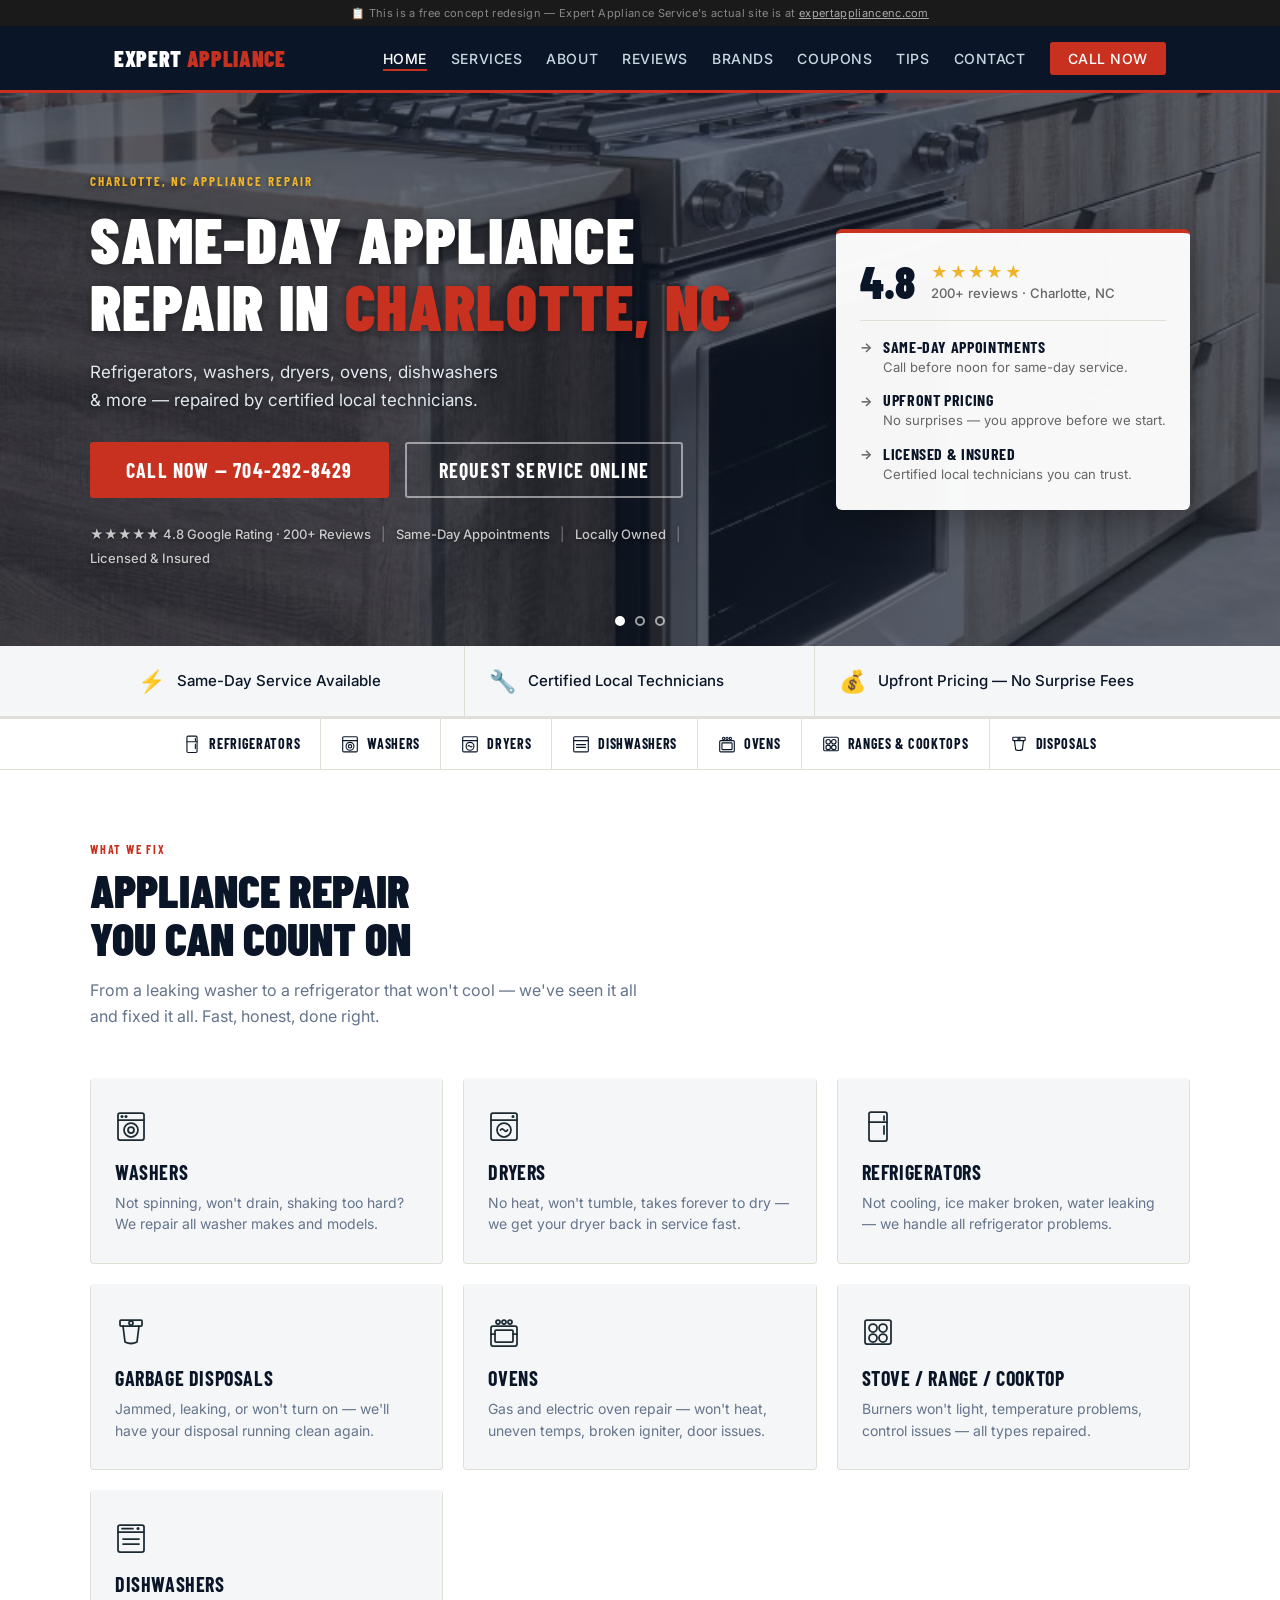
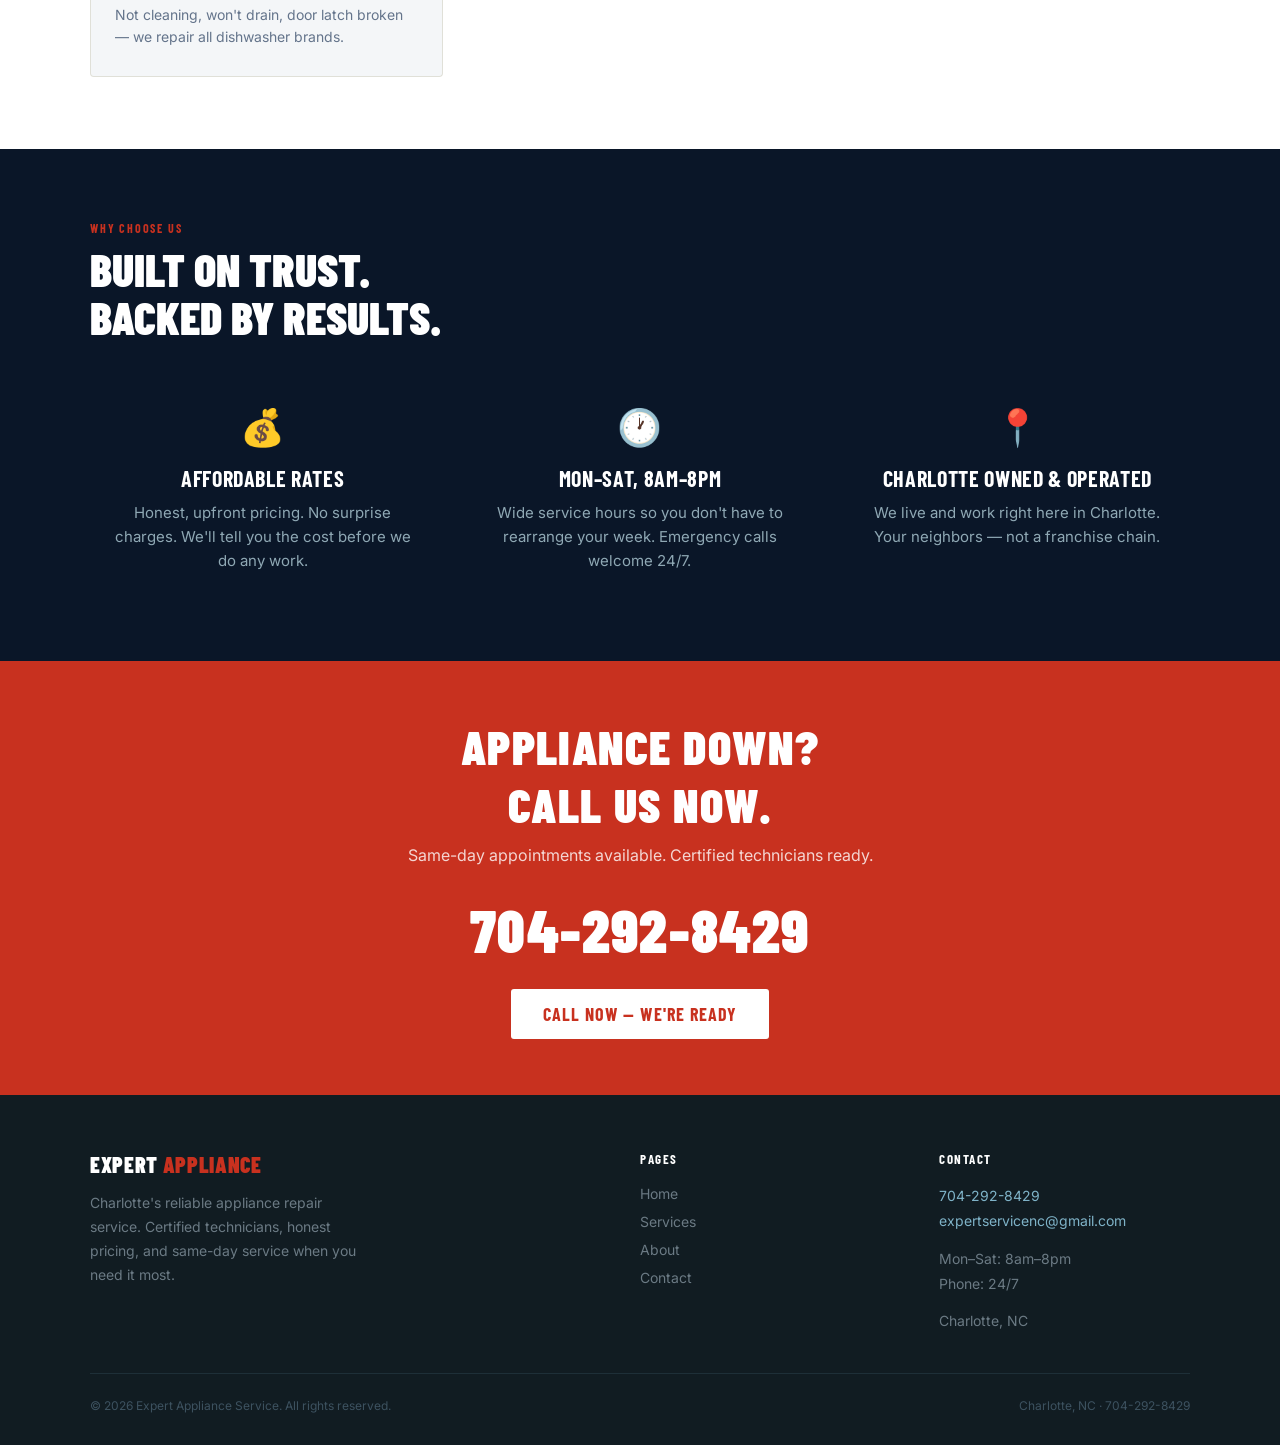
<file: index.html>
<!DOCTYPE html>
<html lang="en">
<head>
  <meta charset="UTF-8">
  <meta name="viewport" content="width=device-width, initial-scale=1.0">
  <title>Expert Appliance Service — Charlotte NC Appliance Repair</title>
  <meta name="description" content="Charlotte's trusted appliance repair experts. Same-day service available. Certified technicians. Call 704-292-8429.">
  <link rel="preconnect" href="https://fonts.googleapis.com">
  <link rel="preconnect" href="https://fonts.gstatic.com" crossorigin>
  <link href="https://fonts.googleapis.com/css2?family=Barlow+Condensed:wght@700;900&family=Inter:wght@400;500&display=swap" rel="stylesheet">
  <link rel="stylesheet" href="css/styles.css">
  <style>
    /* Appliance quick-list strip */
    .appliance-strip {
      background: #fff;
      border-bottom: 1px solid #e0e0d8;
      padding: 0 24px;
    }
    .appliance-strip-inner {
      max-width: 1100px;
      margin: 0 auto;
      display: flex;
      align-items: center;
      justify-content: center;
      flex-wrap: wrap;
      gap: 0;
    }
    .appliance-item {
      display: flex;
      align-items: center;
      gap: 8px;
      padding: 16px 20px;
      font-family: 'Barlow Condensed', sans-serif;
      font-weight: 700;
      font-size: 14px;
      letter-spacing: 0.05em;
      text-transform: uppercase;
      color: var(--charcoal);
      text-decoration: none;
      border-right: 1px solid #e0e0d8;
      transition: color 0.15s;
    }
    .appliance-item:last-child { border-right: none; }
    .appliance-item:hover { color: var(--red); }
    .appliance-item svg { flex-shrink: 0; }
    @media (max-width: 768px) {
      .appliance-item { font-size: 12px; padding: 12px 12px; }
    }
  </style>
</head>
<body>

  <div class="concept-banner">
    📋 This is a free concept redesign — Expert Appliance Service's actual site is at <a href="https://expertappliancenc.com" target="_blank" rel="noopener">expertappliancenc.com</a>
  </div>

  <nav>
    <div class="nav-inner">
      <a href="index.html" class="nav-logo">Expert <span>Appliance</span></a>
      <ul class="nav-links">
        <li><a href="index.html" class="active">Home</a></li>
        <li><a href="services.html">Services</a></li>
        <li><a href="about.html">About</a></li>
        <li><a href="testimonials.html">Reviews</a></li>
        <li><a href="brands.html">Brands</a></li>
        <li><a href="coupons.html">Coupons</a></li>
        <li><a href="energy-tips.html">Tips</a></li>
        <li><a href="contact.html">Contact</a></li>
        <li><a href="tel:7042928429" class="nav-cta">Call Now</a></li>
      </ul>
      <button class="hamburger" id="hamburger" aria-label="Open menu">
        <span></span><span></span><span></span>
      </button>
    </div>
    <div class="mobile-menu" id="mobileMenu">
      <ul>
        <li><a href="index.html" class="active">Home</a></li>
        <li><a href="services.html">Services</a></li>
        <li><a href="about.html">About</a></li>
        <li><a href="testimonials.html">Reviews</a></li>
        <li><a href="brands.html">Brands</a></li>
        <li><a href="coupons.html">Coupons</a></li>
        <li><a href="energy-tips.html">Energy Tips</a></li>
        <li><a href="contact.html">Contact</a></li>
        <li><a href="tel:7042928429">📞 Call 704-292-8429</a></li>
      </ul>
    </div>
  </nav>

  <section class="hero">
    <div class="hero-slides">
      <div class="hero-slide active" style="background-image: url('images/Range-image.avif');"></div>
      <div class="hero-slide" style="background-image: url('images/laundry.webp');"></div>
      <div class="hero-slide" style="background-image: url('images/knobs.jpg');"></div>
    </div>
    <div class="hero-overlay"></div>

    <div class="hero-inner">
      <div class="hero-content">
        <p class="hero-eyebrow">Charlotte, NC Appliance Repair</p>
        <h1>Same-Day Appliance Repair in <span>Charlotte, NC</span></h1>
        <p class="hero-sub">Refrigerators, washers, dryers, ovens, dishwashers &amp; more — repaired by certified local technicians.</p>
        <div class="hero-ctas">
          <a href="tel:7042928429" class="btn-primary">Call Now — 704-292-8429</a>
          <a href="contact.html" class="btn-secondary">Request Service Online</a>
        </div>
        <div class="hero-trust-row">
          <span>★★★★★ 4.8 Google Rating · 200+ Reviews</span>
          <span class="trust-divider">|</span>
          <span>Same-Day Appointments</span>
          <span class="trust-divider">|</span>
          <span>Locally Owned</span>
          <span class="trust-divider">|</span>
          <span>Licensed &amp; Insured</span>
        </div>
      </div>
      <div class="hero-phone-wrap">
        <div class="expert-seal">
          <div class="expert-seal-top">
            <div class="expert-seal-score">4.8</div>
            <div>
              <div class="expert-seal-stars">★★★★★</div>
              <div class="expert-seal-reviews">200+ reviews · Charlotte, NC</div>
            </div>
          </div>
          <div class="expert-seal-list">
            <div class="expert-seal-item">
              <span class="expert-seal-check">→</span>
              <div><b>Same-Day Appointments</b><span>Call before noon for same-day service.</span></div>
            </div>
            <div class="expert-seal-item">
              <span class="expert-seal-check">→</span>
              <div><b>Upfront Pricing</b><span>No surprises — you approve before we start.</span></div>
            </div>
            <div class="expert-seal-item">
              <span class="expert-seal-check">→</span>
              <div><b>Licensed &amp; Insured</b><span>Certified local technicians you can trust.</span></div>
            </div>
          </div>
        </div>
      </div>
    </div>

    <div class="hero-dots">
      <button class="hero-dot active" data-index="0" aria-label="Slide 1"></button>
      <button class="hero-dot" data-index="1" aria-label="Slide 2"></button>
      <button class="hero-dot" data-index="2" aria-label="Slide 3"></button>
    </div>
  </section>

  <div class="trust-bar">
    <div class="trust-inner">
      <div class="trust-item"><span class="icon">⚡</span> Same-Day Service Available</div>
      <div class="trust-item"><span class="icon">🔧</span> Certified Local Technicians</div>
      <div class="trust-item"><span class="icon">💰</span> Upfront Pricing — No Surprise Fees</div>
    </div>
  </div>

  <!-- Appliance quick-list -->
  <div class="appliance-strip">
    <div class="appliance-strip-inner">
      <a href="services.html" class="appliance-item">
        <svg width="18" height="18" viewBox="0 0 32 32" fill="none" stroke="currentColor" stroke-width="2" stroke-linecap="round" stroke-linejoin="round"><rect x="7" y="2" width="18" height="29" rx="2"/><line x1="7" y1="12" x2="25" y2="12"/><line x1="22" y1="6" x2="22" y2="10"/><line x1="22" y1="16" x2="22" y2="24"/></svg>
        Refrigerators
      </a>
      <a href="services.html" class="appliance-item">
        <svg width="18" height="18" viewBox="0 0 32 32" fill="none" stroke="currentColor" stroke-width="2" stroke-linecap="round" stroke-linejoin="round"><rect x="3" y="3" width="26" height="27" rx="2"/><line x1="3" y1="10" x2="29" y2="10"/><circle cx="16" cy="20" r="7"/><circle cx="16" cy="20" r="3"/></svg>
        Washers
      </a>
      <a href="services.html" class="appliance-item">
        <svg width="18" height="18" viewBox="0 0 32 32" fill="none" stroke="currentColor" stroke-width="2" stroke-linecap="round" stroke-linejoin="round"><rect x="3" y="3" width="26" height="27" rx="2"/><line x1="3" y1="10" x2="29" y2="10"/><circle cx="16" cy="20" r="7"/><path d="M12.5 20 Q14 17.5 16 20 Q18 22.5 19.5 20"/></svg>
        Dryers
      </a>
      <a href="services.html" class="appliance-item">
        <svg width="18" height="18" viewBox="0 0 32 32" fill="none" stroke="currentColor" stroke-width="2" stroke-linecap="round" stroke-linejoin="round"><rect x="3" y="3" width="26" height="27" rx="2"/><line x1="3" y1="10" x2="29" y2="10"/><line x1="8" y1="17" x2="24" y2="17"/><line x1="8" y1="22" x2="24" y2="22"/></svg>
        Dishwashers
      </a>
      <a href="services.html" class="appliance-item">
        <svg width="18" height="18" viewBox="0 0 32 32" fill="none" stroke="currentColor" stroke-width="2" stroke-linecap="round" stroke-linejoin="round"><circle cx="10" cy="6" r="2"/><circle cx="16" cy="6" r="2"/><circle cx="22" cy="6" r="2"/><rect x="3" y="10" width="26" height="20" rx="2"/><rect x="7" y="14" width="18" height="12" rx="1"/></svg>
        Ovens
      </a>
      <a href="services.html" class="appliance-item">
        <svg width="18" height="18" viewBox="0 0 32 32" fill="none" stroke="currentColor" stroke-width="2" stroke-linecap="round" stroke-linejoin="round"><rect x="3" y="4" width="26" height="24" rx="2"/><circle cx="11" cy="12" r="4"/><circle cx="21" cy="12" r="4"/><circle cx="11" cy="22" r="4"/><circle cx="21" cy="22" r="4"/></svg>
        Ranges &amp; Cooktops
      </a>
      <a href="services.html" class="appliance-item">
        <svg width="18" height="18" viewBox="0 0 32 32" fill="none" stroke="currentColor" stroke-width="2" stroke-linecap="round" stroke-linejoin="round"><rect x="5" y="4" width="22" height="6" rx="1"/><path d="M8 10 L10 26 Q16 29 22 26 L24 10"/><circle cx="16" cy="7" r="2"/></svg>
        Disposals
      </a>
    </div>
  </div>

  <section style="background:#fff;">
    <div class="section-inner">
      <p class="section-label">What We Fix</p>
      <h2 class="section-title">Appliance Repair<br>You Can Count On</h2>
      <p class="section-sub">From a leaking washer to a refrigerator that won't cool — we've seen it all and fixed it all. Fast, honest, done right.</p>
      <div class="services-grid">
        <div class="service-card">
          <div class="card-icon"><svg width="32" height="32" viewBox="0 0 32 32" fill="none" stroke="#1c2b33" stroke-width="1.75" stroke-linecap="round" stroke-linejoin="round"><rect x="3" y="3" width="26" height="27" rx="2"/><line x1="3" y1="10" x2="29" y2="10"/><circle cx="16" cy="20" r="7"/><circle cx="16" cy="20" r="3"/><circle cx="7" cy="6.5" r="1.5" fill="#1c2b33" stroke="none"/><circle cx="11" cy="6.5" r="1.5" fill="#1c2b33" stroke="none"/></svg></div>
          <h3>Washers</h3>
          <p>Not spinning, won't drain, shaking too hard? We repair all washer makes and models.</p>
        </div>
        <div class="service-card">
          <div class="card-icon"><svg width="32" height="32" viewBox="0 0 32 32" fill="none" stroke="#1c2b33" stroke-width="1.75" stroke-linecap="round" stroke-linejoin="round"><rect x="3" y="3" width="26" height="27" rx="2"/><line x1="3" y1="10" x2="29" y2="10"/><circle cx="16" cy="20" r="7"/><path d="M12.5 20 Q14 17.5 16 20 Q18 22.5 19.5 20"/><circle cx="25" cy="6.5" r="1.5" fill="#1c2b33" stroke="none"/></svg></div>
          <h3>Dryers</h3>
          <p>No heat, won't tumble, takes forever to dry — we get your dryer back in service fast.</p>
        </div>
        <div class="service-card">
          <div class="card-icon"><svg width="32" height="32" viewBox="0 0 32 32" fill="none" stroke="#1c2b33" stroke-width="1.75" stroke-linecap="round" stroke-linejoin="round"><rect x="7" y="2" width="18" height="29" rx="2"/><line x1="7" y1="12" x2="25" y2="12"/><line x1="22" y1="6" x2="22" y2="10"/><line x1="22" y1="16" x2="22" y2="24"/></svg></div>
          <h3>Refrigerators</h3>
          <p>Not cooling, ice maker broken, water leaking — we handle all refrigerator problems.</p>
        </div>
        <div class="service-card">
          <div class="card-icon"><svg width="32" height="32" viewBox="0 0 32 32" fill="none" stroke="#1c2b33" stroke-width="1.75" stroke-linecap="round" stroke-linejoin="round"><rect x="5" y="4" width="22" height="6" rx="1"/><path d="M8 10 L10 26 Q16 29 22 26 L24 10"/><circle cx="16" cy="7" r="2"/></svg></div>
          <h3>Garbage Disposals</h3>
          <p>Jammed, leaking, or won't turn on — we'll have your disposal running clean again.</p>
        </div>
        <div class="service-card">
          <div class="card-icon"><svg width="32" height="32" viewBox="0 0 32 32" fill="none" stroke="#1c2b33" stroke-width="1.75" stroke-linecap="round" stroke-linejoin="round"><circle cx="10" cy="6" r="2"/><circle cx="16" cy="6" r="2"/><circle cx="22" cy="6" r="2"/><rect x="3" y="10" width="26" height="20" rx="2"/><rect x="7" y="14" width="18" height="12" rx="1"/><line x1="3" y1="18" x2="7" y2="18"/><line x1="25" y1="18" x2="29" y2="18"/></svg></div>
          <h3>Ovens</h3>
          <p>Gas and electric oven repair — won't heat, uneven temps, broken igniter, door issues.</p>
        </div>
        <div class="service-card">
          <div class="card-icon"><svg width="32" height="32" viewBox="0 0 32 32" fill="none" stroke="#1c2b33" stroke-width="1.75" stroke-linecap="round" stroke-linejoin="round"><rect x="3" y="4" width="26" height="24" rx="2"/><circle cx="11" cy="12" r="4"/><circle cx="21" cy="12" r="4"/><circle cx="11" cy="22" r="4"/><circle cx="21" cy="22" r="4"/></svg></div>
          <h3>Stove / Range / Cooktop</h3>
          <p>Burners won't light, temperature problems, control issues — all types repaired.</p>
        </div>
        <div class="service-card">
          <div class="card-icon"><svg width="32" height="32" viewBox="0 0 32 32" fill="none" stroke="#1c2b33" stroke-width="1.75" stroke-linecap="round" stroke-linejoin="round"><rect x="3" y="3" width="26" height="27" rx="2"/><line x1="3" y1="10" x2="29" y2="10"/><line x1="8" y1="17" x2="24" y2="17"/><line x1="8" y1="22" x2="24" y2="22"/><line x1="7" y1="6.5" x2="18" y2="6.5"/><circle cx="23" cy="6.5" r="1.5" fill="#1c2b33" stroke="none"/></svg></div>
          <h3>Dishwashers</h3>
          <p>Not cleaning, won't drain, door latch broken — we repair all dishwasher brands.</p>
        </div>
      </div>
    </div>
  </section>

  <section class="why-us">
    <div class="section-inner">
      <p class="section-label">Why Choose Us</p>
      <h2 class="section-title" style="color:#fff; margin-bottom:48px;">Built on Trust.<br>Backed by Results.</h2>
      <div class="why-grid">
        <div class="why-item">
          <div class="why-icon">💰</div>
          <h3>Affordable Rates</h3>
          <p>Honest, upfront pricing. No surprise charges. We'll tell you the cost before we do any work.</p>
        </div>
        <div class="why-item">
          <div class="why-icon">🕐</div>
          <h3>Mon–Sat, 8am–8pm</h3>
          <p>Wide service hours so you don't have to rearrange your week. Emergency calls welcome 24/7.</p>
        </div>
        <div class="why-item">
          <div class="why-icon">📍</div>
          <h3>Charlotte Owned &amp; Operated</h3>
          <p>We live and work right here in Charlotte. Your neighbors — not a franchise chain.</p>
        </div>
      </div>
    </div>
  </section>

  <div class="cta-strip">
    <h2>Appliance Down?<br>Call Us Now.</h2>
    <p>Same-day appointments available. Certified technicians ready.</p>
    <a href="tel:7042928429" class="phone-link">704-292-8429</a>
    <a href="tel:7042928429" class="btn-white">Call Now — We're Ready</a>
  </div>

  <footer>
    <div class="footer-inner">
      <div class="footer-grid">
        <div class="footer-brand">
          <a href="index.html" class="nav-logo">Expert <span>Appliance</span></a>
          <p>Charlotte's reliable appliance repair service. Certified technicians, honest pricing, and same-day service when you need it most.</p>
        </div>
        <div>
          <h4>Pages</h4>
          <ul>
            <li><a href="index.html">Home</a></li>
            <li><a href="services.html">Services</a></li>
            <li><a href="about.html">About</a></li>
            <li><a href="contact.html">Contact</a></li>
          </ul>
        </div>
        <div class="footer-info">
          <h4>Contact</h4>
          <p><a href="tel:7042928429">704-292-8429</a></p>
          <p><a href="mailto:expertservicenc@gmail.com">expertservicenc@gmail.com</a></p>
          <p style="margin-top:12px;">Mon–Sat: 8am–8pm<br>Phone: 24/7</p>
          <p style="margin-top:12px;">Charlotte, NC</p>
        </div>
      </div>
      <hr class="footer-divider">
      <div class="footer-bottom">
        <span>© 2026 Expert Appliance Service. All rights reserved.</span>
        <span>Charlotte, NC · <a href="tel:7042928429">704-292-8429</a></span>
      </div>
    </div>
  </footer>

  <script src="main.js"></script>
  <script>
    const slides = document.querySelectorAll('.hero-slide');
    const dots = document.querySelectorAll('.hero-dot');
    let current = 0;
    let paused = false;

    function goTo(n) {
      slides[current].classList.remove('active');
      dots[current].classList.remove('active');
      current = (n + slides.length) % slides.length;
      slides[current].classList.add('active');
      dots[current].classList.add('active');
    }

    dots.forEach(dot => {
      dot.addEventListener('click', () => {
        goTo(parseInt(dot.dataset.index));
        paused = true;
        setTimeout(() => paused = false, 6000);
      });
    });

    document.querySelector('.hero').addEventListener('mouseenter', () => paused = true);
    document.querySelector('.hero').addEventListener('mouseleave', () => paused = false);

    setInterval(() => { if (!paused) goTo(current + 1); }, 5000);
  </script>
</body>
</html>
</file>
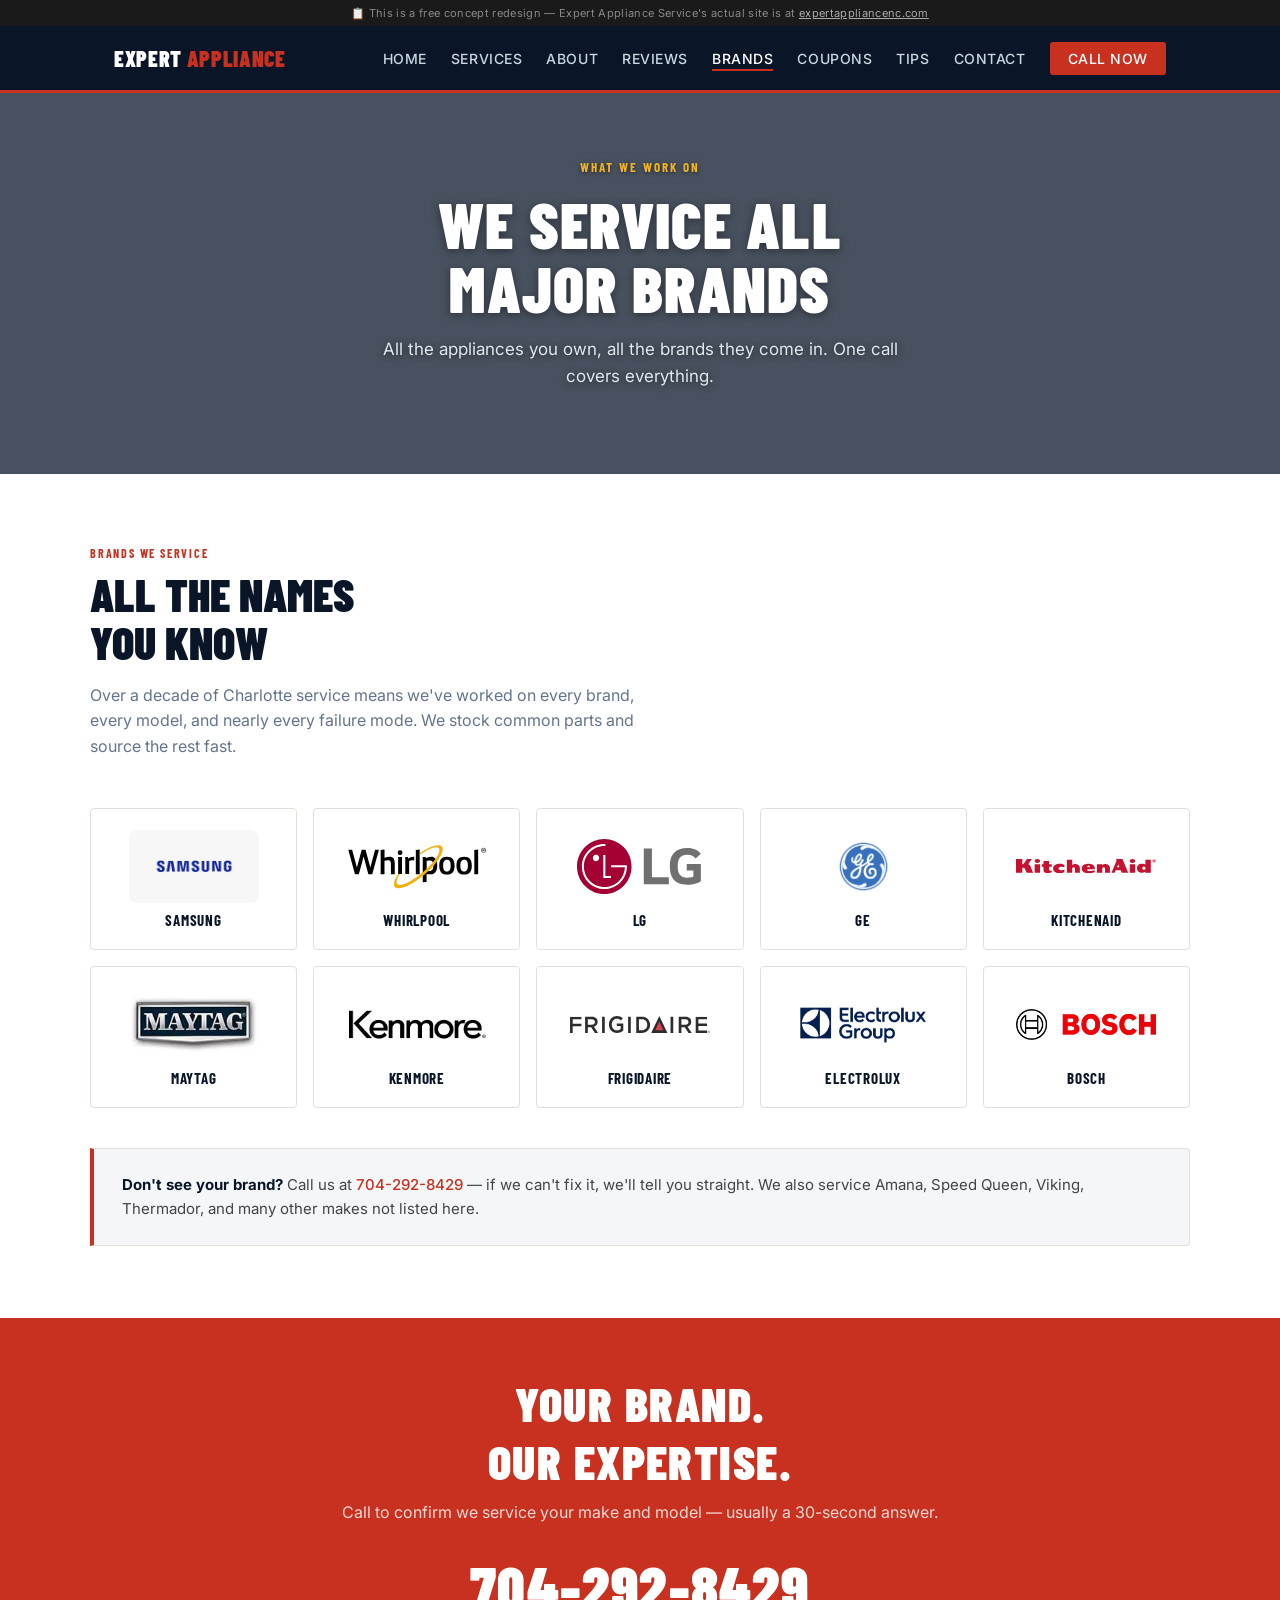
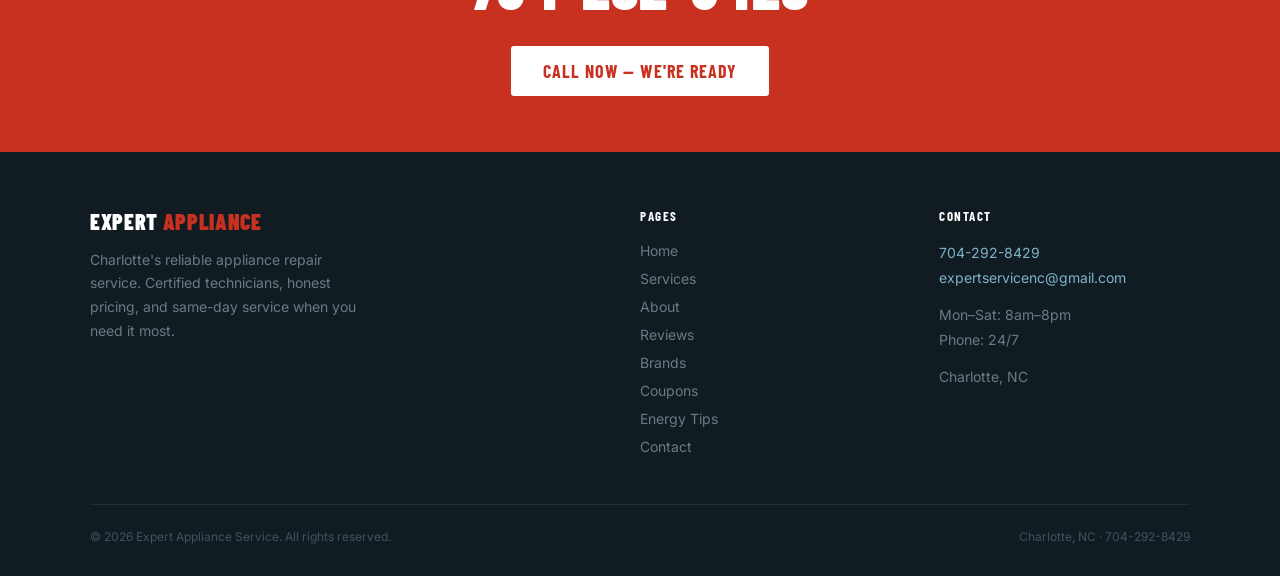
<file: brands.html>
<!DOCTYPE html>
<html lang="en">
<head>
  <meta charset="UTF-8">
  <meta name="viewport" content="width=device-width, initial-scale=1.0">
  <title>Brands We Service — Expert Appliance Service Charlotte NC</title>
  <meta name="description" content="Expert Appliance Service repairs all major appliance brands in Charlotte NC — Samsung, Whirlpool, LG, GE, KitchenAid, Maytag and more. Call 704-292-8429.">
  <link rel="preconnect" href="https://fonts.googleapis.com">
  <link rel="preconnect" href="https://fonts.gstatic.com" crossorigin>
  <link href="https://fonts.googleapis.com/css2?family=Barlow+Condensed:wght@700;900&family=Inter:wght@400;500&display=swap" rel="stylesheet">
  <link rel="stylesheet" href="css/styles.css">
  <style>
    .brand-grid {
      display: grid;
      grid-template-columns: repeat(5, 1fr);
      gap: 16px;
      margin-top: 48px;
    }
    .brand-card {
      background: #fff;
      border: 1px solid #e0e0d8;
      border-radius: 4px;
      padding: 28px 16px 20px;
      text-align: center;
      transition: transform 0.15s, border-color 0.15s, box-shadow 0.15s;
    }
    .brand-card:hover {
      transform: translateY(-3px);
      border-color: var(--red);
      box-shadow: 0 6px 20px rgba(0,0,0,0.09);
    }
    .brand-logo-wrap {
      height: 60px;
      display: flex;
      align-items: center;
      justify-content: center;
      margin-bottom: 14px;
    }
    .brand-logo {
      max-height: 55px;
      max-width: 140px;
      width: auto;
      height: auto;
      object-fit: contain;
      display: block;
    }
    .brand-card h3 {
      font-family: 'Barlow Condensed', sans-serif;
      font-weight: 700;
      font-size: 15px;
      text-transform: uppercase;
      color: var(--charcoal);
      letter-spacing: 0.05em;
    }
    .brand-note {
      margin-top: 40px;
      background: var(--offwhite);
      border: 1px solid #e0e0d8;
      border-left: 4px solid var(--red);
      border-radius: 0 4px 4px 0;
      padding: 24px 28px;
      font-size: 15px;
      color: #444;
      line-height: 1.6;
    }
    .brand-note strong { color: var(--charcoal); }
    .brand-note a { color: var(--red); font-weight: 500; text-decoration: none; }
    .brand-note a:hover { text-decoration: underline; }
    @media (max-width: 768px) {
      .brand-grid { grid-template-columns: repeat(2, 1fr); }
    }
  </style>
</head>
<body>

  <div class="concept-banner">
    📋 This is a free concept redesign — Expert Appliance Service's actual site is at <a href="https://expertappliancenc.com" target="_blank" rel="noopener">expertappliancenc.com</a>
  </div>

  <nav>
    <div class="nav-inner">
      <a href="index.html" class="nav-logo">Expert <span>Appliance</span></a>
      <ul class="nav-links">
        <li><a href="index.html">Home</a></li>
        <li><a href="services.html">Services</a></li>
        <li><a href="about.html">About</a></li>
        <li><a href="testimonials.html">Reviews</a></li>
        <li><a href="brands.html" class="active">Brands</a></li>
        <li><a href="coupons.html">Coupons</a></li>
        <li><a href="energy-tips.html">Tips</a></li>
        <li><a href="contact.html">Contact</a></li>
        <li><a href="tel:7042928429" class="nav-cta">Call Now</a></li>
      </ul>
      <button class="hamburger" id="hamburger" aria-label="Open menu"><span></span><span></span><span></span></button>
    </div>
    <div class="mobile-menu" id="mobileMenu">
      <ul>
        <li><a href="index.html">Home</a></li>
        <li><a href="services.html">Services</a></li>
        <li><a href="about.html">About</a></li>
        <li><a href="testimonials.html">Reviews</a></li>
        <li><a href="brands.html" class="active">Brands</a></li>
        <li><a href="coupons.html">Coupons</a></li>
        <li><a href="energy-tips.html">Energy Tips</a></li>
        <li><a href="contact.html">Contact</a></li>
        <li><a href="tel:7042928429">📞 Call 704-292-8429</a></li>
      </ul>
    </div>
  </nav>

  <div class="page-hero" style="background: linear-gradient(rgba(10,22,40,0.75), rgba(10,22,40,0.75)), url('https://images.unsplash.com/photo-1558618666-fcd25c85cd64?w=1600&q=80') center/cover no-repeat;">
    <p class="eyebrow">What We Work On</p>
    <h1>We Service All<br>Major Brands</h1>
    <p>All the appliances you own, all the brands they come in. One call covers everything.</p>
  </div>

  <section style="background:#fff;">
    <div class="section-inner">
      <p class="section-label">Brands We Service</p>
      <h2 class="section-title">All the Names<br>You Know</h2>
      <p class="section-sub">Over a decade of Charlotte service means we've worked on every brand, every model, and nearly every failure mode. We stock common parts and source the rest fast.</p>

      <div class="brand-grid">
        <div class="brand-card">
          <div class="brand-logo-wrap"><img class="brand-logo" src="images/brands/samsung.avif" alt="Samsung" style="width:130px;height:auto;max-height:none"></div>
          <h3>Samsung</h3>
        </div>
        <div class="brand-card">
          <div class="brand-logo-wrap"><img class="brand-logo" src="images/brands/Whirlpool.svg" alt="Whirlpool"></div>
          <h3>Whirlpool</h3>
        </div>
        <div class="brand-card">
          <div class="brand-logo-wrap"><img class="brand-logo" src="images/brands/lg.svg" alt="LG"></div>
          <h3>LG</h3>
        </div>
        <div class="brand-card">
          <div class="brand-logo-wrap"><img class="brand-logo" src="images/brands/ge.png" alt="GE"></div>
          <h3>GE</h3>
        </div>
        <div class="brand-card">
          <div class="brand-logo-wrap"><img class="brand-logo" src="images/brands/kitchenaid.svg" alt="KitchenAid"></div>
          <h3>KitchenAid</h3>
        </div>
        <div class="brand-card">
          <div class="brand-logo-wrap"><img class="brand-logo" src="images/brands/Maytag.avif" alt="Maytag"></div>
          <h3>Maytag</h3>
        </div>
        <div class="brand-card">
          <div class="brand-logo-wrap"><img class="brand-logo" src="images/brands/kenmore.png" alt="Kenmore"></div>
          <h3>Kenmore</h3>
        </div>
        <div class="brand-card">
          <div class="brand-logo-wrap"><img class="brand-logo" src="images/brands/frigidaire-elements-logos-color.svg" alt="Frigidaire"></div>
          <h3>Frigidaire</h3>
        </div>
        <div class="brand-card">
          <div class="brand-logo-wrap"><img class="brand-logo" src="images/brands/Electrolux-logo-blue-2022.png" alt="Electrolux" style="width:130px;height:auto;max-height:none"></div>
          <h3>Electrolux</h3>
        </div>
        <div class="brand-card">
          <div class="brand-logo-wrap"><img class="brand-logo" src="images/brands/bosch-com-wordmark.png" alt="Bosch"></div>
          <h3>Bosch</h3>
        </div>
      </div>

      <div class="brand-note">
        <strong>Don't see your brand?</strong> Call us at <a href="tel:7042928429">704-292-8429</a> — if we can't fix it, we'll tell you straight. We also service Amana, Speed Queen, Viking, Thermador, and many other makes not listed here.
      </div>
    </div>
  </section>

  <div class="cta-strip">
    <h2>Your Brand.<br>Our Expertise.</h2>
    <p>Call to confirm we service your make and model — usually a 30-second answer.</p>
    <a href="tel:7042928429" class="phone-link">704-292-8429</a>
    <a href="tel:7042928429" class="btn-white">Call Now — We're Ready</a>
  </div>

  <footer>
    <div class="footer-inner">
      <div class="footer-grid">
        <div class="footer-brand">
          <a href="index.html" class="nav-logo">Expert <span>Appliance</span></a>
          <p>Charlotte's reliable appliance repair service. Certified technicians, honest pricing, and same-day service when you need it most.</p>
        </div>
        <div>
          <h4>Pages</h4>
          <ul>
            <li><a href="index.html">Home</a></li>
            <li><a href="services.html">Services</a></li>
            <li><a href="about.html">About</a></li>
            <li><a href="testimonials.html">Reviews</a></li>
            <li><a href="brands.html">Brands</a></li>
            <li><a href="coupons.html">Coupons</a></li>
            <li><a href="energy-tips.html">Energy Tips</a></li>
            <li><a href="contact.html">Contact</a></li>
          </ul>
        </div>
        <div class="footer-info">
          <h4>Contact</h4>
          <p><a href="tel:7042928429">704-292-8429</a></p>
          <p><a href="mailto:expertservicenc@gmail.com">expertservicenc@gmail.com</a></p>
          <p style="margin-top:12px;">Mon–Sat: 8am–8pm<br>Phone: 24/7</p>
          <p style="margin-top:12px;">Charlotte, NC</p>
        </div>
      </div>
      <hr class="footer-divider">
      <div class="footer-bottom">
        <span>© 2026 Expert Appliance Service. All rights reserved.</span>
        <span>Charlotte, NC · <a href="tel:7042928429">704-292-8429</a></span>
      </div>
    </div>
  </footer>

  <script src="main.js"></script>
</body>
</html>
</file>
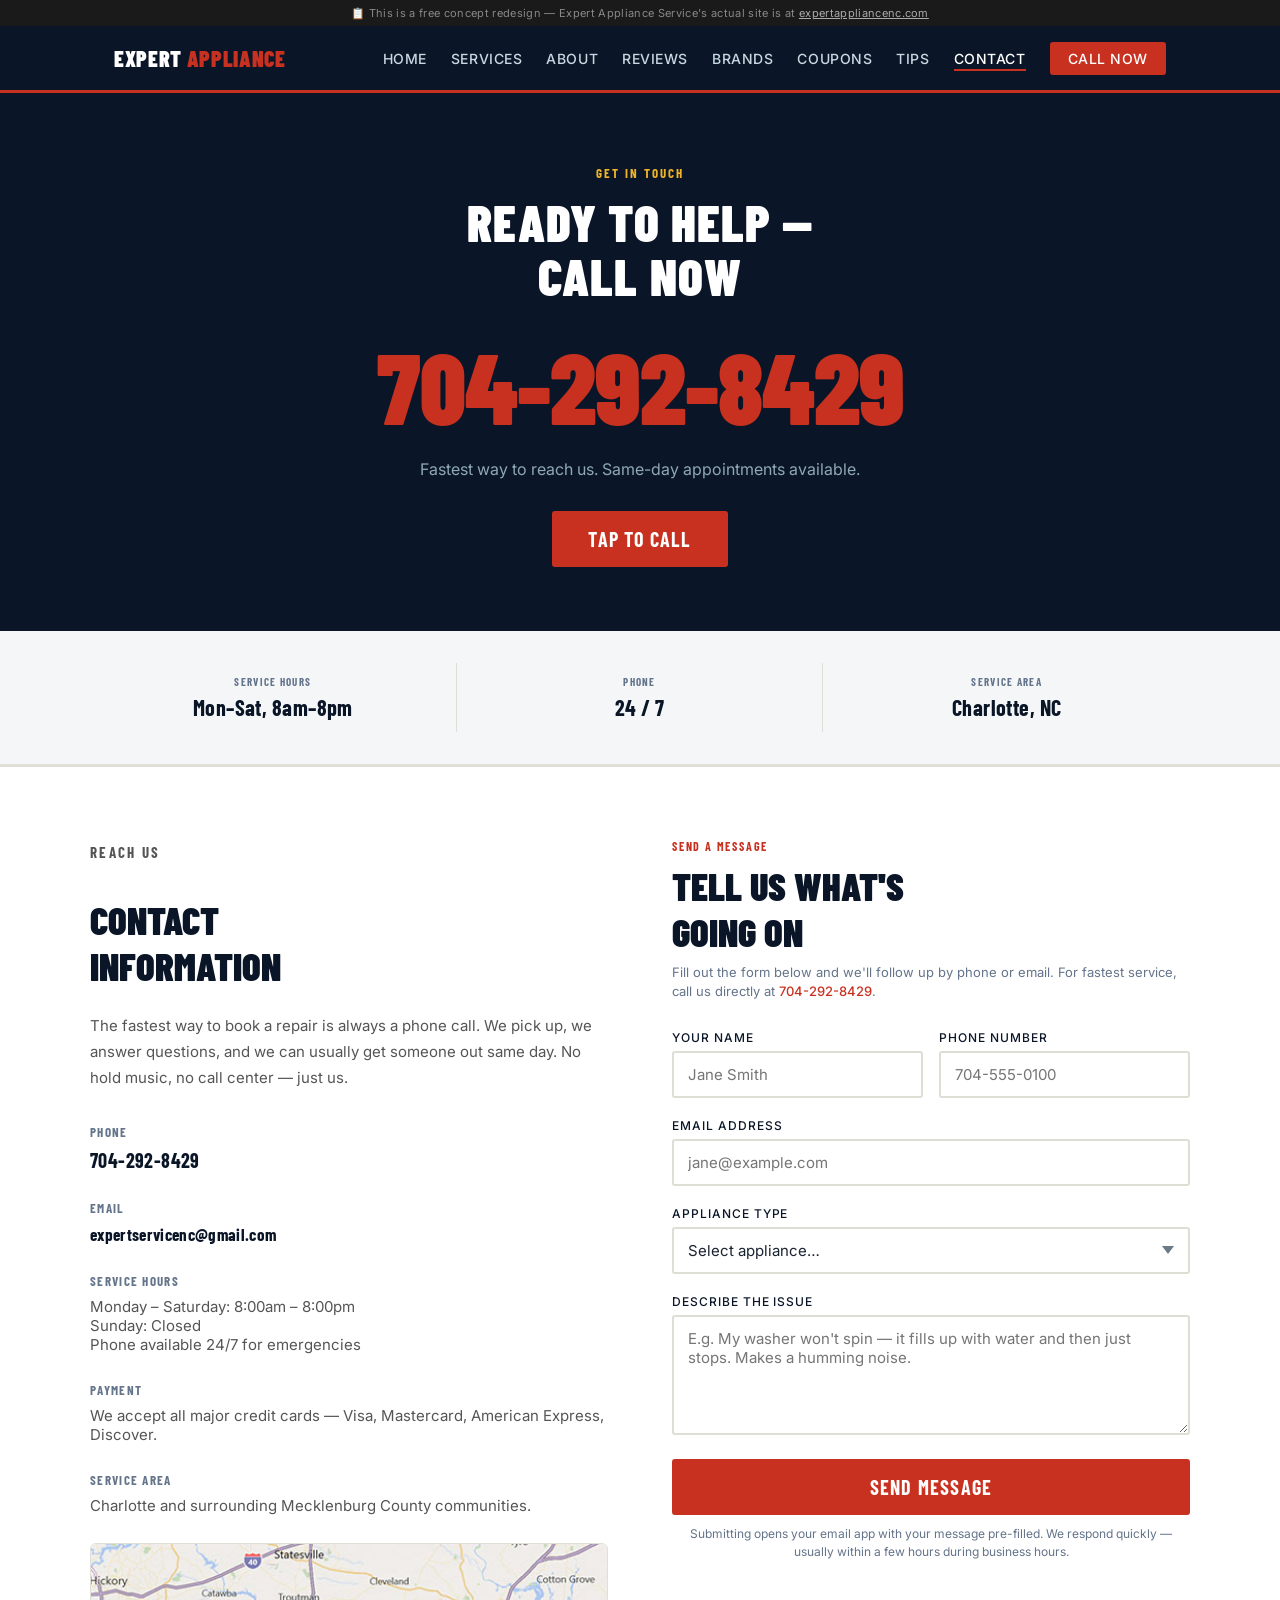
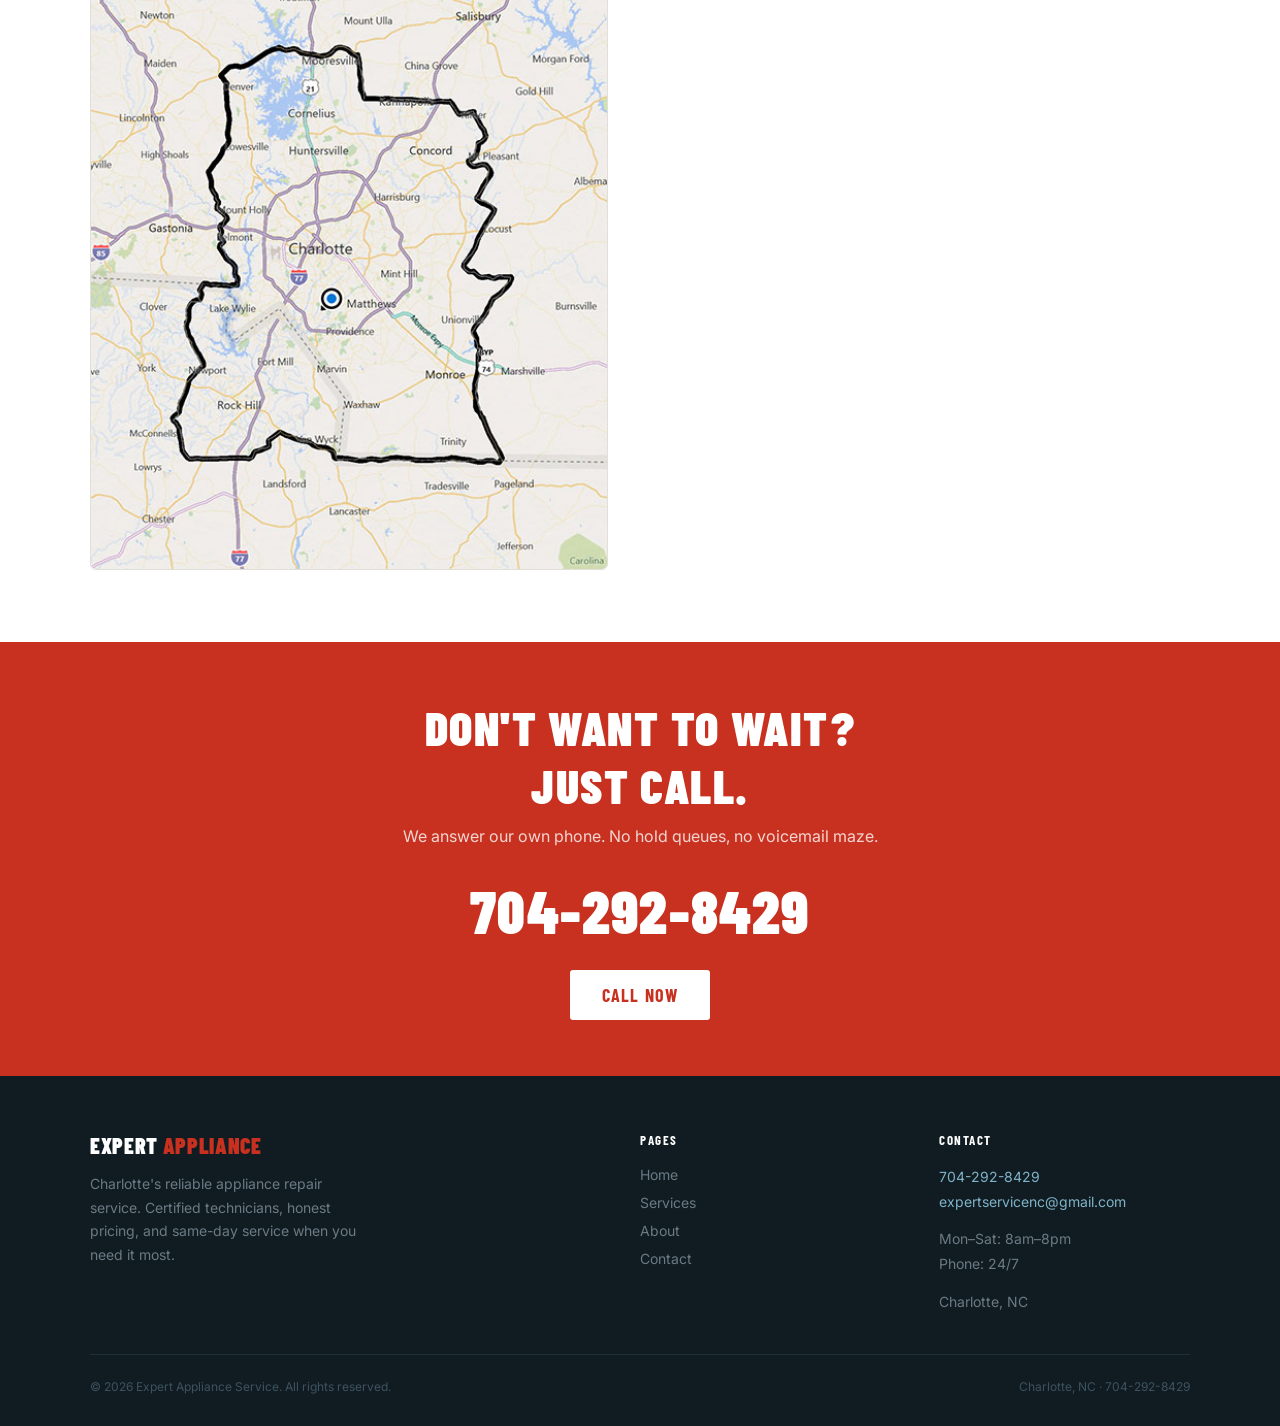
<file: contact.html>
<!DOCTYPE html>
<html lang="en">
<head>
  <meta charset="UTF-8">
  <meta name="viewport" content="width=device-width, initial-scale=1.0">
  <title>Contact Us — Expert Appliance Service Charlotte NC</title>
  <meta name="description" content="Call Expert Appliance Service in Charlotte NC at 704-292-8429. Mon–Sat 8am–8pm, emergency calls 24/7.">
  <link rel="preconnect" href="https://fonts.googleapis.com">
  <link rel="preconnect" href="https://fonts.gstatic.com" crossorigin>
  <link href="https://fonts.googleapis.com/css2?family=Barlow+Condensed:wght@700;900&family=Inter:wght@400;500&display=swap" rel="stylesheet">
  <link rel="stylesheet" href="css/styles.css">
</head>
<body>

  <div class="concept-banner">
    📋 This is a free concept redesign — Expert Appliance Service's actual site is at <a href="https://expertappliancenc.com" target="_blank" rel="noopener">expertappliancenc.com</a>
  </div>

  <nav>
    <div class="nav-inner">
      <a href="index.html" class="nav-logo">Expert <span>Appliance</span></a>
      <ul class="nav-links">
        <li><a href="index.html">Home</a></li>
        <li><a href="services.html">Services</a></li>
        <li><a href="about.html">About</a></li>
        <li><a href="testimonials.html">Reviews</a></li>
        <li><a href="brands.html">Brands</a></li>
        <li><a href="coupons.html">Coupons</a></li>
        <li><a href="energy-tips.html">Tips</a></li>
        <li><a href="contact.html" class="active">Contact</a></li>
        <li><a href="tel:7042928429" class="nav-cta">Call Now</a></li>
      </ul>
      <button class="hamburger" id="hamburger" aria-label="Open menu">
        <span></span><span></span><span></span>
      </button>
    </div>
    <div class="mobile-menu" id="mobileMenu">
      <ul>
        <li><a href="index.html">Home</a></li>
        <li><a href="services.html">Services</a></li>
        <li><a href="about.html">About</a></li>
        <li><a href="testimonials.html">Reviews</a></li>
        <li><a href="brands.html">Brands</a></li>
        <li><a href="coupons.html">Coupons</a></li>
        <li><a href="energy-tips.html">Energy Tips</a></li>
        <li><a href="contact.html" class="active">Contact</a></li>
        <li><a href="tel:7042928429">📞 Call 704-292-8429</a></li>
      </ul>
    </div>
  </nav>

  <div class="phone-hero">
    <p class="eyebrow">Get in Touch</p>
    <h1>Ready to Help —<br>Call Now</h1>
    <a href="tel:7042928429" class="big-phone">704-292-8429</a>
    <p class="sub">Fastest way to reach us. Same-day appointments available.</p>
    <a href="tel:7042928429" class="btn-primary">Tap to Call</a>
  </div>

  <div class="hours-band">
    <div class="hours-inner">
      <div class="hours-item">
        <div class="h-label">Service Hours</div>
        <div class="h-value">Mon–Sat, 8am–8pm</div>
      </div>
      <div class="hours-item">
        <div class="h-label">Phone</div>
        <div class="h-value">24 / 7</div>
      </div>
      <div class="hours-item">
        <div class="h-label">Service Area</div>
        <div class="h-value">Charlotte, NC</div>
      </div>
    </div>
  </div>

  <div class="contact-body">
    <div class="contact-inner">

      <div class="contact-info">
        <p class="section-label">Reach Us</p>
        <h2>Contact<br>Information</h2>
        <p>The fastest way to book a repair is always a phone call. We pick up, we answer questions, and we can usually get someone out same day. No hold music, no call center — just us.</p>

        <div class="info-block">
          <h3>Phone</h3>
          <a href="tel:7042928429">704-292-8429</a>
        </div>

        <div class="info-block">
          <h3>Email</h3>
          <a href="mailto:expertservicenc@gmail.com" style="font-size:17px;">expertservicenc@gmail.com</a>
        </div>

        <div class="info-block">
          <h3>Service Hours</h3>
          <p>Monday – Saturday: 8:00am – 8:00pm<br>Sunday: Closed<br>Phone available 24/7 for emergencies</p>
        </div>

        <div class="info-block">
          <h3>Payment</h3>
          <p>We accept all major credit cards — Visa, Mastercard, American Express, Discover.</p>
        </div>

        <div class="info-block">
          <h3>Service Area</h3>
          <p>Charlotte and surrounding Mecklenburg County communities.</p>
        </div>

        <img
          src="images/service_area_small.jpg"
          alt="Expert Appliance Service — Charlotte NC service area map"
          style="width:100%; border-radius:6px; display:block; margin-top:16px; border:1px solid #e0e0d8;"
        >
      </div>

      <div class="contact-form-wrap">
        <p class="section-label">Send a Message</p>
        <h2>Tell Us What's<br>Going On</h2>
        <p class="form-note">Fill out the form below and we'll follow up by phone or email. For fastest service, call us directly at <a href="tel:7042928429">704-292-8429</a>.</p>

        <form id="contactForm">
          <div class="form-row">
            <div class="form-group">
              <label for="name">Your Name</label>
              <input type="text" id="name" name="name" placeholder="Jane Smith" required>
            </div>
            <div class="form-group">
              <label for="phone">Phone Number</label>
              <input type="tel" id="phone" name="phone" placeholder="704-555-0100" required>
            </div>
          </div>

          <div class="form-group">
            <label for="email">Email Address</label>
            <input type="email" id="email" name="email" placeholder="jane@example.com">
          </div>

          <div class="form-group">
            <label for="appliance">Appliance Type</label>
            <select id="appliance" name="appliance" required>
              <option value="" disabled selected>Select appliance…</option>
              <option>Washer</option>
              <option>Dryer</option>
              <option>Refrigerator</option>
              <option>Garbage Disposal</option>
              <option>Oven</option>
              <option>Stove / Range / Cooktop</option>
              <option>Dishwasher</option>
              <option>Other</option>
            </select>
          </div>

          <div class="form-group">
            <label for="issue">Describe the Issue</label>
            <textarea id="issue" name="issue" placeholder="E.g. My washer won't spin — it fills up with water and then just stops. Makes a humming noise." required></textarea>
          </div>

          <button type="submit" class="btn-submit">Send Message</button>
          <p class="form-disclaimer">Submitting opens your email app with your message pre-filled. We respond quickly — usually within a few hours during business hours.</p>
        </form>
      </div>

    </div>
  </div>

  <div class="cta-strip">
    <h2>Don't Want to Wait?<br>Just Call.</h2>
    <p>We answer our own phone. No hold queues, no voicemail maze.</p>
    <a href="tel:7042928429" class="phone-link">704-292-8429</a>
    <a href="tel:7042928429" class="btn-white">Call Now</a>
  </div>

  <footer>
    <div class="footer-inner">
      <div class="footer-grid">
        <div class="footer-brand">
          <a href="index.html" class="nav-logo">Expert <span>Appliance</span></a>
          <p>Charlotte's reliable appliance repair service. Certified technicians, honest pricing, and same-day service when you need it most.</p>
        </div>
        <div>
          <h4>Pages</h4>
          <ul>
            <li><a href="index.html">Home</a></li>
            <li><a href="services.html">Services</a></li>
            <li><a href="about.html">About</a></li>
            <li><a href="contact.html">Contact</a></li>
          </ul>
        </div>
        <div class="footer-info">
          <h4>Contact</h4>
          <p><a href="tel:7042928429">704-292-8429</a></p>
          <p><a href="mailto:expertservicenc@gmail.com">expertservicenc@gmail.com</a></p>
          <p style="margin-top:12px;">Mon–Sat: 8am–8pm<br>Phone: 24/7</p>
          <p style="margin-top:12px;">Charlotte, NC</p>
        </div>
      </div>
      <hr class="footer-divider">
      <div class="footer-bottom">
        <span>© 2026 Expert Appliance Service. All rights reserved.</span>
        <span>Charlotte, NC · <a href="tel:7042928429">704-292-8429</a></span>
      </div>
    </div>
  </footer>

  <script src="main.js"></script>
</body>
</html>
</file>
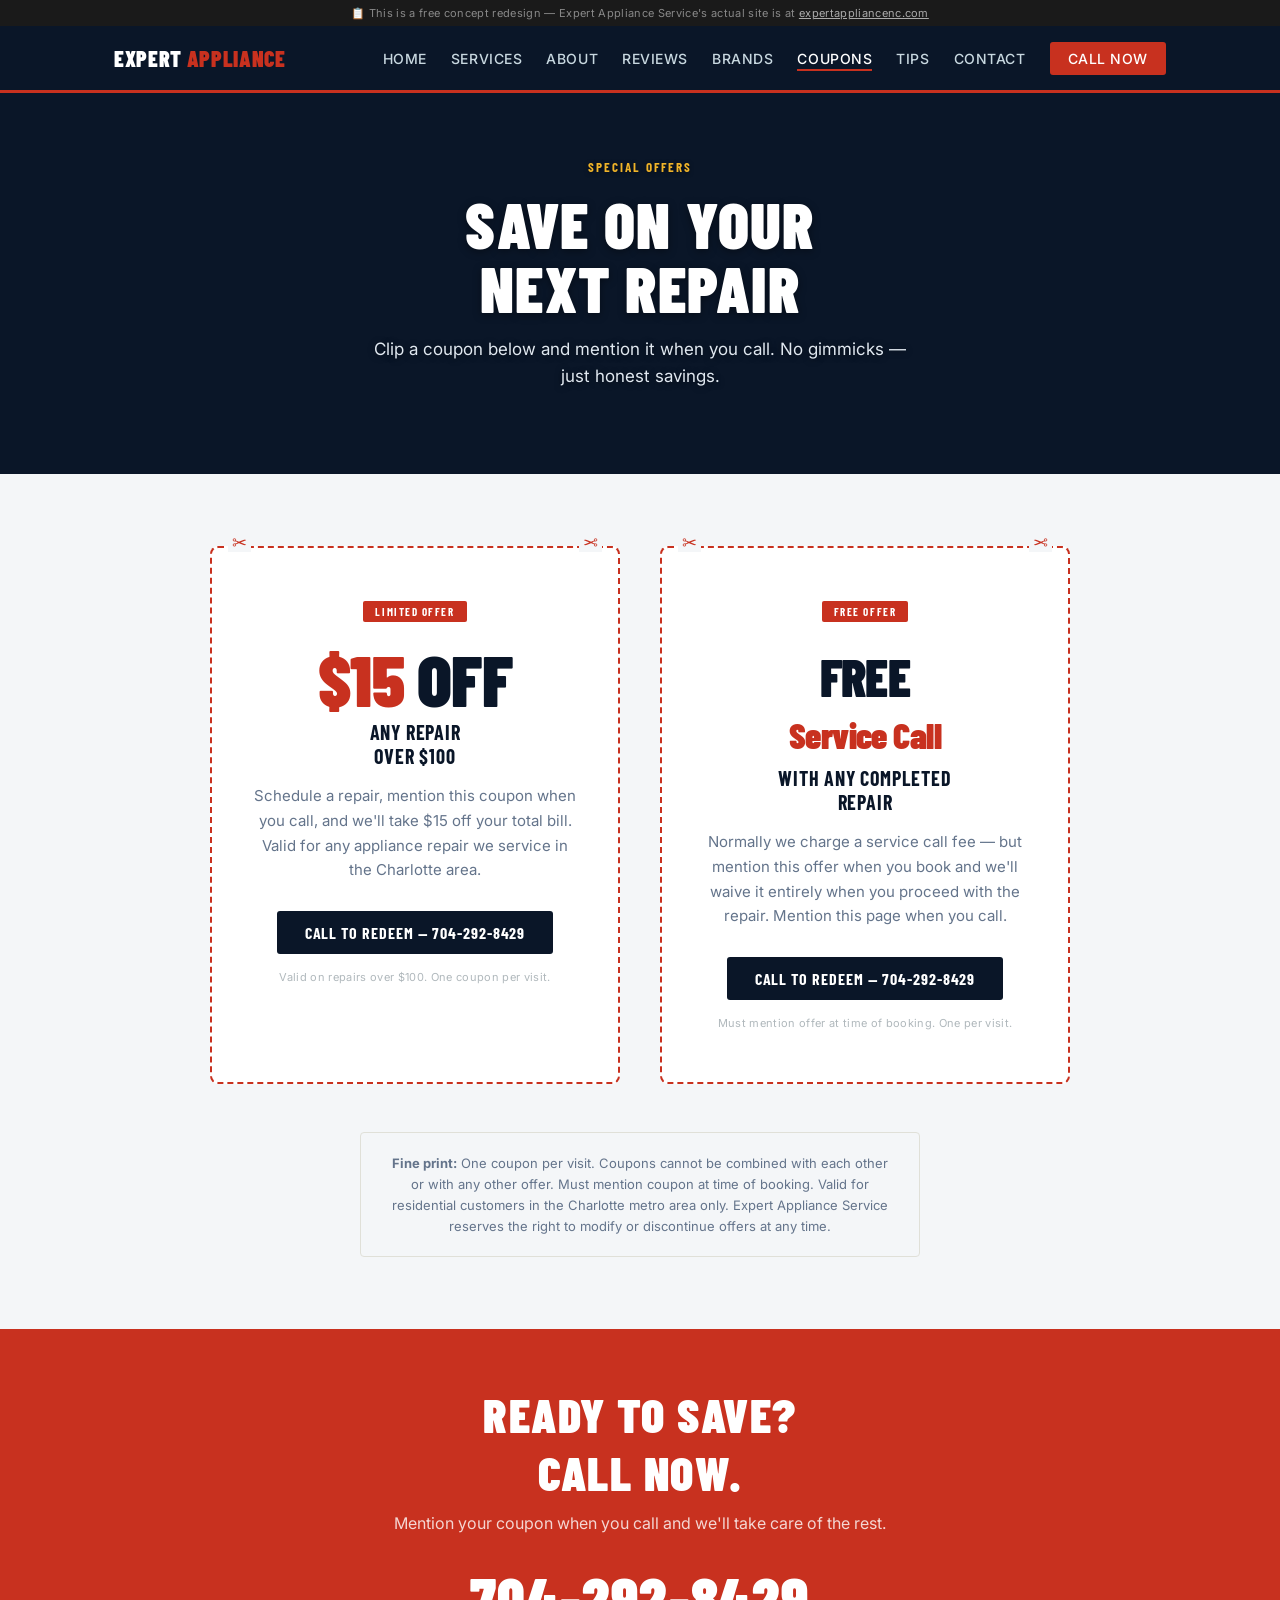
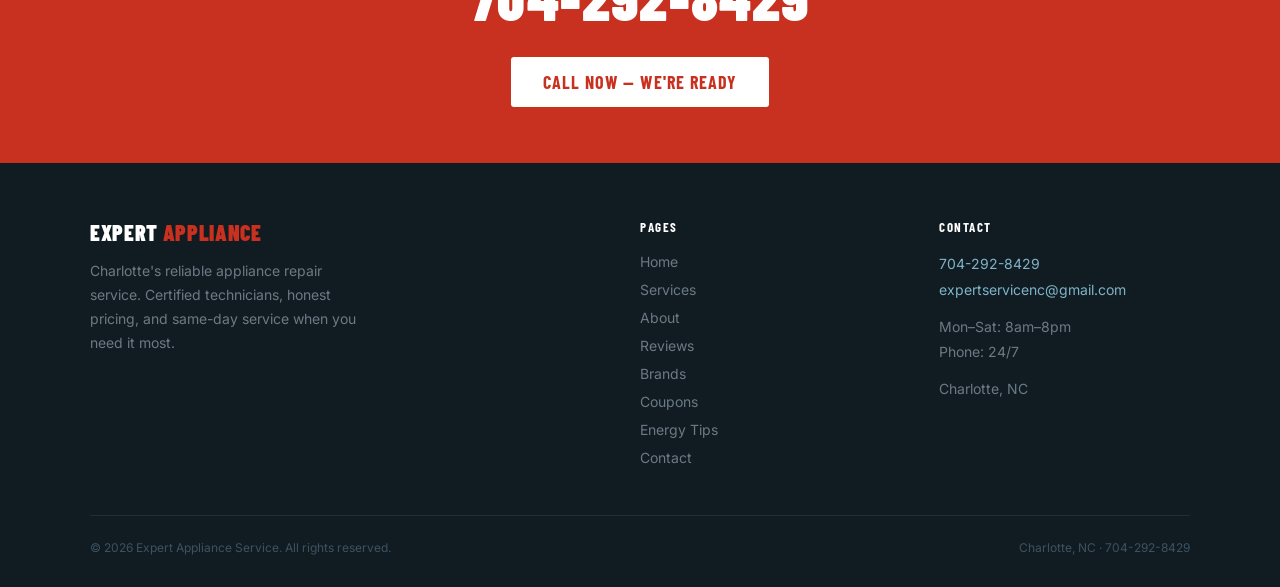
<file: coupons.html>
<!DOCTYPE html>
<html lang="en">
<head>
  <meta charset="UTF-8">
  <meta name="viewport" content="width=device-width, initial-scale=1.0">
  <title>Coupons & Discounts — Expert Appliance Service Charlotte NC</title>
  <meta name="description" content="Save on appliance repair in Charlotte NC. $15 off any repair over $100. Free service call with completed repair. Call 704-292-8429 to redeem.">
  <link rel="preconnect" href="https://fonts.googleapis.com">
  <link rel="preconnect" href="https://fonts.gstatic.com" crossorigin>
  <link href="https://fonts.googleapis.com/css2?family=Barlow+Condensed:wght@700;900&family=Inter:wght@400;500&display=swap" rel="stylesheet">
  <link rel="stylesheet" href="css/styles.css">
  <style>
    .coupons-grid {
      display: grid;
      grid-template-columns: 1fr 1fr;
      gap: 40px;
      max-width: 860px;
      margin: 0 auto;
    }
    .coupon-card {
      border: 2px dashed var(--red);
      border-radius: 8px;
      padding: 52px 40px;
      text-align: center;
      background: #fff;
      position: relative;
      transition: box-shadow 0.2s, transform 0.2s;
    }
    .coupon-card:hover {
      box-shadow: 0 8px 32px rgba(192,57,43,0.14);
      transform: translateY(-2px);
    }
    /* Scissor notches on the corners */
    .coupon-card::before,
    .coupon-card::after {
      content: '✂';
      position: absolute;
      top: -14px;
      font-size: 18px;
      color: var(--red);
      background: var(--offwhite);
      padding: 0 4px;
      line-height: 1;
    }
    .coupon-card::before { left: 16px; }
    .coupon-card::after  { right: 16px; transform: scaleX(-1); }
    .coupon-badge {
      display: inline-block;
      background: var(--red);
      color: #fff;
      font-family: 'Barlow Condensed', sans-serif;
      font-weight: 700;
      font-size: 11px;
      letter-spacing: 0.14em;
      text-transform: uppercase;
      padding: 4px 12px;
      border-radius: 2px;
      margin-bottom: 20px;
    }
    .coupon-amount {
      font-family: 'Barlow Condensed', sans-serif;
      font-weight: 900;
      font-size: clamp(52px, 8vw, 72px);
      color: var(--charcoal);
      line-height: 1;
      letter-spacing: -0.01em;
      margin-bottom: 6px;
    }
    .coupon-amount span { color: var(--red); }
    .coupon-title {
      font-family: 'Barlow Condensed', sans-serif;
      font-weight: 700;
      font-size: 20px;
      text-transform: uppercase;
      color: var(--charcoal);
      letter-spacing: 0.04em;
      margin-bottom: 16px;
      line-height: 1.2;
    }
    .coupon-desc {
      font-size: 15px;
      color: var(--muted);
      line-height: 1.65;
      margin-bottom: 28px;
    }
    .coupon-redeem {
      display: inline-block;
      background: var(--charcoal);
      color: #fff;
      font-family: 'Barlow Condensed', sans-serif;
      font-weight: 700;
      font-size: 16px;
      letter-spacing: 0.06em;
      text-transform: uppercase;
      padding: 12px 28px;
      text-decoration: none;
      border-radius: 3px;
      transition: background 0.15s;
    }
    .coupon-redeem:hover { background: var(--red); }
    .coupon-fine {
      font-size: 11px;
      color: #b0b8bc;
      margin-top: 16px;
      letter-spacing: 0.03em;
    }
    .fine-print-box {
      max-width: 560px;
      margin: 48px auto 0;
      background: var(--offwhite);
      border: 1px solid #e0e0d8;
      border-radius: 4px;
      padding: 20px 28px;
      text-align: center;
      font-size: 13px;
      color: var(--muted);
      line-height: 1.6;
    }
    @media (max-width: 768px) {
      .coupons-grid { grid-template-columns: 1fr; }
      .coupon-card { padding: 40px 28px; }
    }
  </style>
</head>
<body>

  <div class="concept-banner">
    📋 This is a free concept redesign — Expert Appliance Service's actual site is at <a href="https://expertappliancenc.com" target="_blank" rel="noopener">expertappliancenc.com</a>
  </div>

  <nav>
    <div class="nav-inner">
      <a href="index.html" class="nav-logo">Expert <span>Appliance</span></a>
      <ul class="nav-links">
        <li><a href="index.html">Home</a></li>
        <li><a href="services.html">Services</a></li>
        <li><a href="about.html">About</a></li>
        <li><a href="testimonials.html">Reviews</a></li>
        <li><a href="brands.html">Brands</a></li>
        <li><a href="coupons.html" class="active">Coupons</a></li>
        <li><a href="energy-tips.html">Tips</a></li>
        <li><a href="contact.html">Contact</a></li>
        <li><a href="tel:7042928429" class="nav-cta">Call Now</a></li>
      </ul>
      <button class="hamburger" id="hamburger" aria-label="Open menu">
        <span></span><span></span><span></span>
      </button>
    </div>
    <div class="mobile-menu" id="mobileMenu">
      <ul>
        <li><a href="index.html">Home</a></li>
        <li><a href="services.html">Services</a></li>
        <li><a href="about.html">About</a></li>
        <li><a href="testimonials.html">Reviews</a></li>
        <li><a href="brands.html">Brands</a></li>
        <li><a href="coupons.html" class="active">Coupons</a></li>
        <li><a href="energy-tips.html">Energy Tips</a></li>
        <li><a href="contact.html">Contact</a></li>
        <li><a href="tel:7042928429">📞 Call 704-292-8429</a></li>
      </ul>
    </div>
  </nav>

  <div class="page-hero">
    <p class="eyebrow">Special Offers</p>
    <h1>Save on Your<br>Next Repair</h1>
    <p>Clip a coupon below and mention it when you call. No gimmicks — just honest savings.</p>
  </div>

  <section style="background: var(--offwhite);">
    <div class="section-inner">

      <div class="coupons-grid">

        <div class="coupon-card">
          <div class="coupon-badge">Limited Offer</div>
          <div class="coupon-amount"><span>$15</span> OFF</div>
          <div class="coupon-title">Any Repair<br>Over $100</div>
          <p class="coupon-desc">Schedule a repair, mention this coupon when you call, and we'll take $15 off your total bill. Valid for any appliance repair we service in the Charlotte area.</p>
          <a href="tel:7042928429" class="coupon-redeem">Call to Redeem — 704-292-8429</a>
          <p class="coupon-fine">Valid on repairs over $100. One coupon per visit.</p>
        </div>

        <div class="coupon-card">
          <div class="coupon-badge">Free Offer</div>
          <div class="coupon-amount" style="font-size:clamp(36px,6vw,52px);padding-top:8px;">FREE<br><span style="font-size:clamp(24px,4vw,36px)">Service Call</span></div>
          <div class="coupon-title" style="margin-top:12px;">With Any Completed<br>Repair</div>
          <p class="coupon-desc">Normally we charge a service call fee — but mention this offer when you book and we'll waive it entirely when you proceed with the repair. Mention this page when you call.</p>
          <a href="tel:7042928429" class="coupon-redeem">Call to Redeem — 704-292-8429</a>
          <p class="coupon-fine">Must mention offer at time of booking. One per visit.</p>
        </div>

      </div>

      <div class="fine-print-box">
        <strong>Fine print:</strong> One coupon per visit. Coupons cannot be combined with each other or with any other offer. Must mention coupon at time of booking. Valid for residential customers in the Charlotte metro area only. Expert Appliance Service reserves the right to modify or discontinue offers at any time.
      </div>

    </div>
  </section>

  <div class="cta-strip">
    <h2>Ready to Save?<br>Call Now.</h2>
    <p>Mention your coupon when you call and we'll take care of the rest.</p>
    <a href="tel:7042928429" class="phone-link">704-292-8429</a>
    <a href="tel:7042928429" class="btn-white">Call Now — We're Ready</a>
  </div>

  <footer>
    <div class="footer-inner">
      <div class="footer-grid">
        <div class="footer-brand">
          <a href="index.html" class="nav-logo">Expert <span>Appliance</span></a>
          <p>Charlotte's reliable appliance repair service. Certified technicians, honest pricing, and same-day service when you need it most.</p>
        </div>
        <div>
          <h4>Pages</h4>
          <ul>
            <li><a href="index.html">Home</a></li>
            <li><a href="services.html">Services</a></li>
            <li><a href="about.html">About</a></li>
            <li><a href="testimonials.html">Reviews</a></li>
            <li><a href="brands.html">Brands</a></li>
            <li><a href="coupons.html">Coupons</a></li>
            <li><a href="energy-tips.html">Energy Tips</a></li>
            <li><a href="contact.html">Contact</a></li>
          </ul>
        </div>
        <div class="footer-info">
          <h4>Contact</h4>
          <p><a href="tel:7042928429">704-292-8429</a></p>
          <p><a href="mailto:expertservicenc@gmail.com">expertservicenc@gmail.com</a></p>
          <p style="margin-top:12px;">Mon–Sat: 8am–8pm<br>Phone: 24/7</p>
          <p style="margin-top:12px;">Charlotte, NC</p>
        </div>
      </div>
      <hr class="footer-divider">
      <div class="footer-bottom">
        <span>© 2026 Expert Appliance Service. All rights reserved.</span>
        <span>Charlotte, NC · <a href="tel:7042928429">704-292-8429</a></span>
      </div>
    </div>
  </footer>

  <script src="main.js"></script>
</body>
</html>
</file>
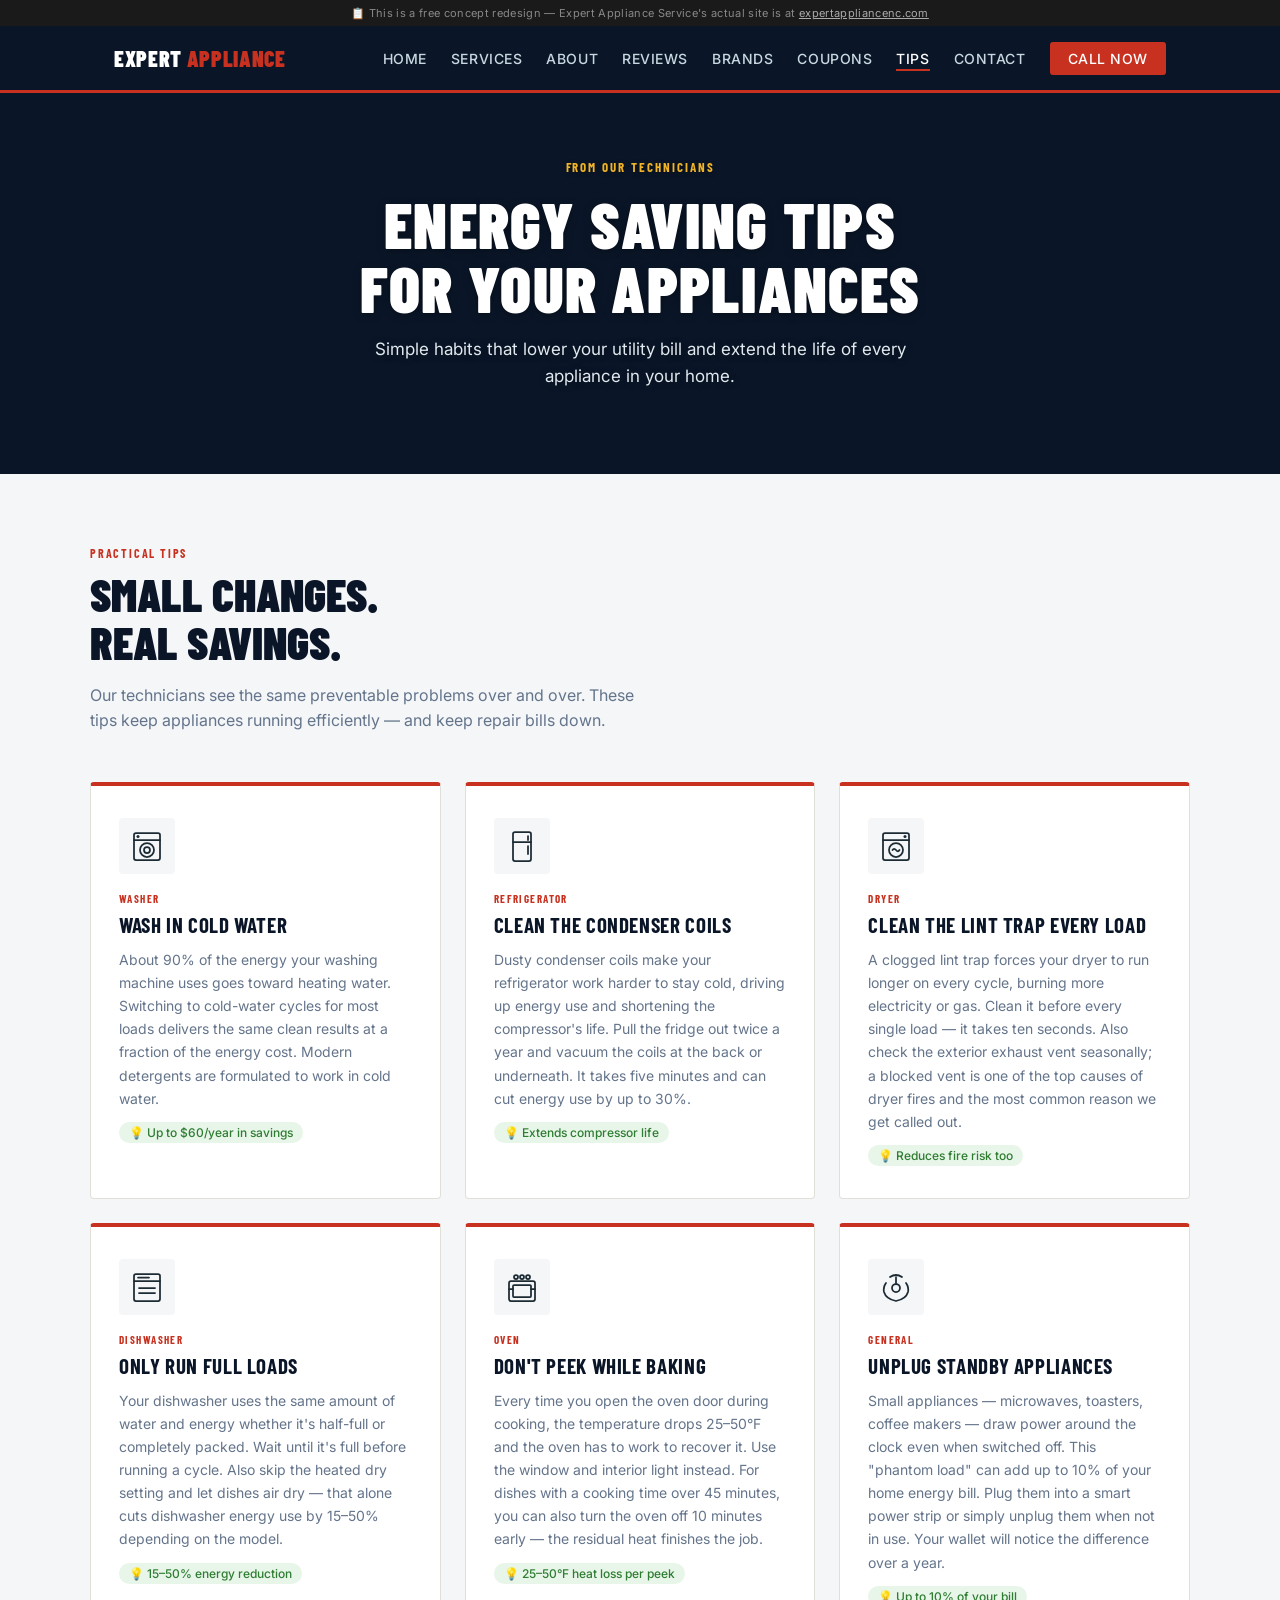
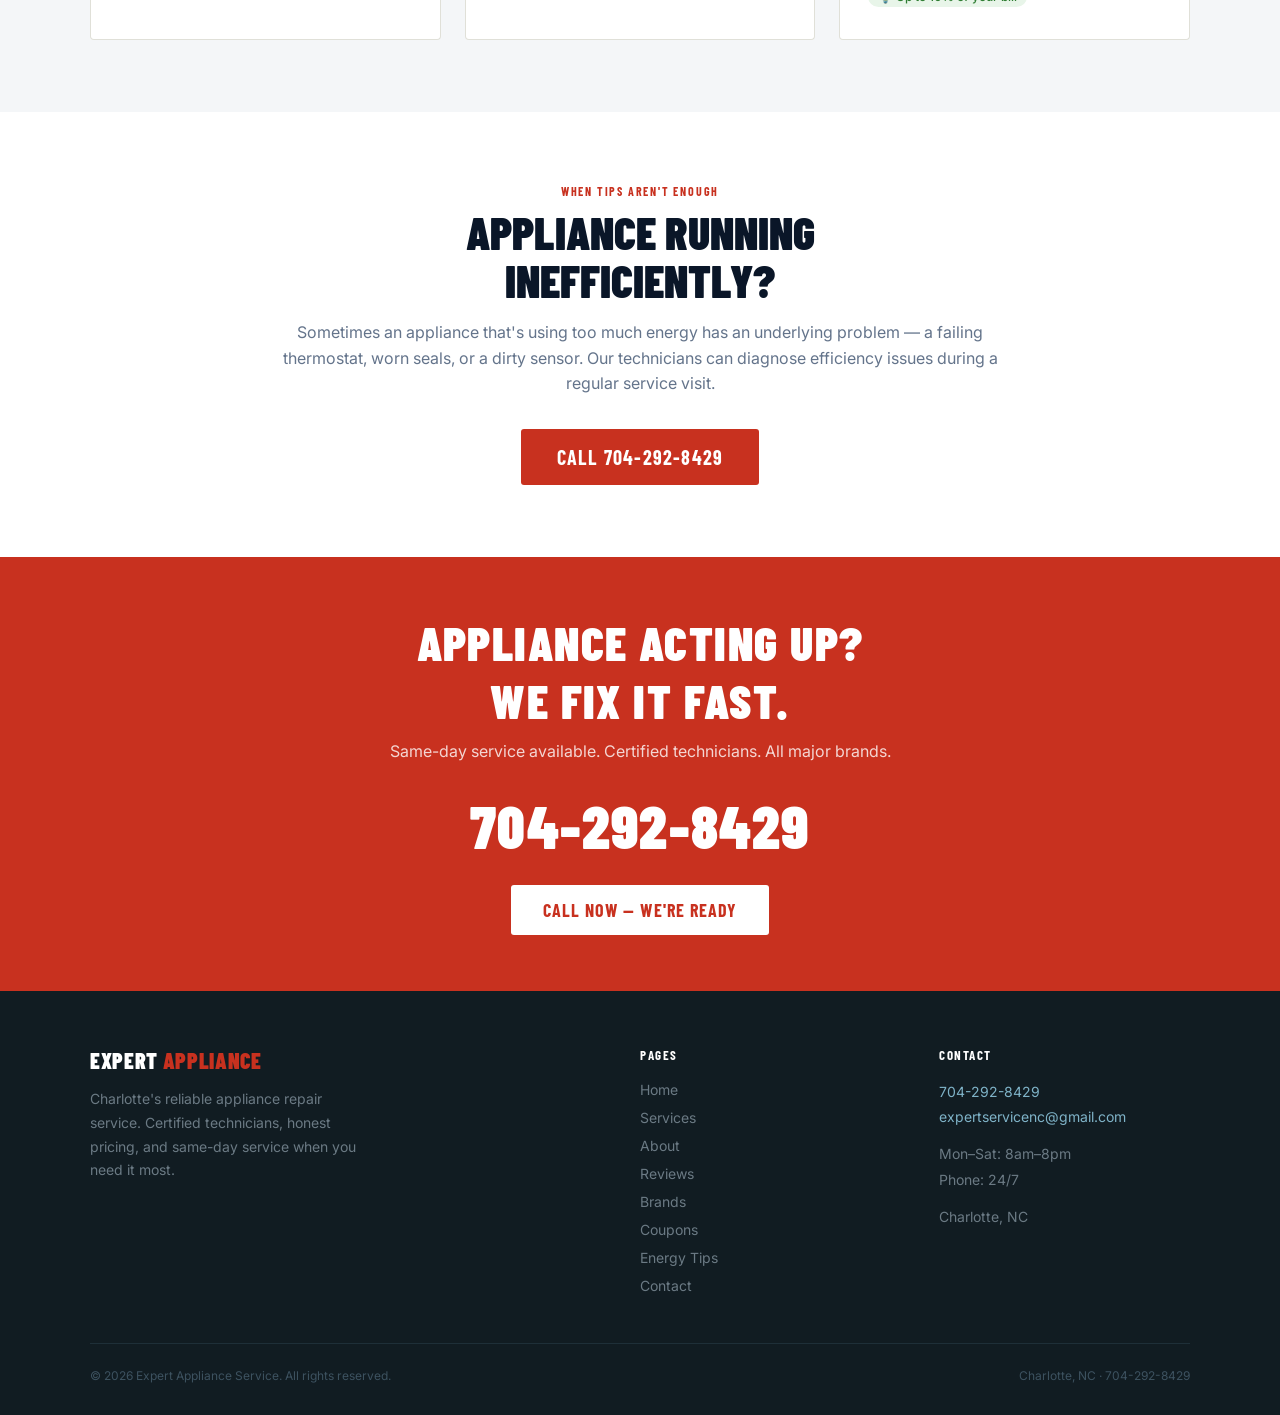
<file: energy-tips.html>
<!DOCTYPE html>
<html lang="en">
<head>
  <meta charset="UTF-8">
  <meta name="viewport" content="width=device-width, initial-scale=1.0">
  <title>Appliance Energy Saving Tips — Expert Appliance Service Charlotte NC</title>
  <meta name="description" content="Practical energy saving tips for your home appliances from Expert Appliance Service in Charlotte NC. Save money and extend appliance life. Call 704-292-8429.">
  <link rel="preconnect" href="https://fonts.googleapis.com">
  <link rel="preconnect" href="https://fonts.gstatic.com" crossorigin>
  <link href="https://fonts.googleapis.com/css2?family=Barlow+Condensed:wght@700;900&family=Inter:wght@400;500&display=swap" rel="stylesheet">
  <link rel="stylesheet" href="css/styles.css">
  <style>
    .tips-grid {
      display: grid;
      grid-template-columns: repeat(3, 1fr);
      gap: 24px;
      margin-top: 48px;
    }
    .tip-card {
      background: #fff;
      border: 1px solid #e0e0d8;
      border-top: 4px solid var(--red);
      border-radius: 4px;
      padding: 32px 28px;
      transition: transform 0.15s, box-shadow 0.15s;
    }
    .tip-card:hover {
      transform: translateY(-3px);
      box-shadow: 0 6px 20px rgba(0,0,0,0.09);
    }
    .tip-icon {
      width: 56px;
      height: 56px;
      background: var(--offwhite);
      border-radius: 4px;
      display: flex;
      align-items: center;
      justify-content: center;
      margin-bottom: 18px;
    }
    .tip-icon svg { display: block; }
    .tip-label {
      font-family: 'Barlow Condensed', sans-serif;
      font-weight: 700;
      font-size: 11px;
      letter-spacing: 0.13em;
      text-transform: uppercase;
      color: var(--red);
      margin-bottom: 8px;
    }
    .tip-card h3 {
      font-family: 'Barlow Condensed', sans-serif;
      font-weight: 700;
      font-size: 21px;
      text-transform: uppercase;
      color: var(--charcoal);
      letter-spacing: 0.03em;
      margin-bottom: 12px;
      line-height: 1.1;
    }
    .tip-card p {
      font-size: 14px;
      color: var(--muted);
      line-height: 1.65;
    }
    .savings-badge {
      display: inline-block;
      background: #e8f5e9;
      color: #2e7d32;
      font-size: 12px;
      font-weight: 500;
      padding: 3px 10px;
      border-radius: 20px;
      margin-top: 12px;
    }
    @media (max-width: 768px) {
      .tips-grid { grid-template-columns: 1fr; }
    }
  </style>
</head>
<body>

  <div class="concept-banner">
    📋 This is a free concept redesign — Expert Appliance Service's actual site is at <a href="https://expertappliancenc.com" target="_blank" rel="noopener">expertappliancenc.com</a>
  </div>

  <nav>
    <div class="nav-inner">
      <a href="index.html" class="nav-logo">Expert <span>Appliance</span></a>
      <ul class="nav-links">
        <li><a href="index.html">Home</a></li>
        <li><a href="services.html">Services</a></li>
        <li><a href="about.html">About</a></li>
        <li><a href="testimonials.html">Reviews</a></li>
        <li><a href="brands.html">Brands</a></li>
        <li><a href="coupons.html">Coupons</a></li>
        <li><a href="energy-tips.html" class="active">Tips</a></li>
        <li><a href="contact.html">Contact</a></li>
        <li><a href="tel:7042928429" class="nav-cta">Call Now</a></li>
      </ul>
      <button class="hamburger" id="hamburger" aria-label="Open menu">
        <span></span><span></span><span></span>
      </button>
    </div>
    <div class="mobile-menu" id="mobileMenu">
      <ul>
        <li><a href="index.html">Home</a></li>
        <li><a href="services.html">Services</a></li>
        <li><a href="about.html">About</a></li>
        <li><a href="testimonials.html">Reviews</a></li>
        <li><a href="brands.html">Brands</a></li>
        <li><a href="coupons.html">Coupons</a></li>
        <li><a href="energy-tips.html" class="active">Energy Tips</a></li>
        <li><a href="contact.html">Contact</a></li>
        <li><a href="tel:7042928429">📞 Call 704-292-8429</a></li>
      </ul>
    </div>
  </nav>

  <div class="page-hero">
    <p class="eyebrow">From Our Technicians</p>
    <h1>Energy Saving Tips<br>for Your Appliances</h1>
    <p>Simple habits that lower your utility bill and extend the life of every appliance in your home.</p>
  </div>

  <section style="background: var(--offwhite);">
    <div class="section-inner">
      <p class="section-label">Practical Tips</p>
      <h2 class="section-title">Small Changes.<br>Real Savings.</h2>
      <p class="section-sub">Our technicians see the same preventable problems over and over. These tips keep appliances running efficiently — and keep repair bills down.</p>

      <div class="tips-grid">

        <!-- Washer -->
        <div class="tip-card">
          <div class="tip-icon">
            <svg width="32" height="32" viewBox="0 0 32 32" fill="none" stroke="#1c2b33" stroke-width="1.75" stroke-linecap="round" stroke-linejoin="round">
              <rect x="3" y="3" width="26" height="27" rx="2"/>
              <line x1="3" y1="10" x2="29" y2="10"/>
              <circle cx="16" cy="20" r="7"/>
              <circle cx="16" cy="20" r="3"/>
              <circle cx="7" cy="6.5" r="1.5" fill="#1c2b33" stroke="none"/>
            </svg>
          </div>
          <div class="tip-label">Washer</div>
          <h3>Wash in Cold Water</h3>
          <p>About 90% of the energy your washing machine uses goes toward heating water. Switching to cold-water cycles for most loads delivers the same clean results at a fraction of the energy cost. Modern detergents are formulated to work in cold water.</p>
          <div class="savings-badge">💡 Up to $60/year in savings</div>
        </div>

        <!-- Fridge -->
        <div class="tip-card">
          <div class="tip-icon">
            <svg width="32" height="32" viewBox="0 0 32 32" fill="none" stroke="#1c2b33" stroke-width="1.75" stroke-linecap="round" stroke-linejoin="round">
              <rect x="7" y="2" width="18" height="29" rx="2"/>
              <line x1="7" y1="12" x2="25" y2="12"/>
              <line x1="22" y1="6" x2="22" y2="10"/>
              <line x1="22" y1="16" x2="22" y2="24"/>
            </svg>
          </div>
          <div class="tip-label">Refrigerator</div>
          <h3>Clean the Condenser Coils</h3>
          <p>Dusty condenser coils make your refrigerator work harder to stay cold, driving up energy use and shortening the compressor's life. Pull the fridge out twice a year and vacuum the coils at the back or underneath. It takes five minutes and can cut energy use by up to 30%.</p>
          <div class="savings-badge">💡 Extends compressor life</div>
        </div>

        <!-- Dryer -->
        <div class="tip-card">
          <div class="tip-icon">
            <svg width="32" height="32" viewBox="0 0 32 32" fill="none" stroke="#1c2b33" stroke-width="1.75" stroke-linecap="round" stroke-linejoin="round">
              <rect x="3" y="3" width="26" height="27" rx="2"/>
              <line x1="3" y1="10" x2="29" y2="10"/>
              <circle cx="16" cy="20" r="7"/>
              <path d="M12.5 20 Q14 17.5 16 20 Q18 22.5 19.5 20"/>
              <circle cx="25" cy="6.5" r="1.5" fill="#1c2b33" stroke="none"/>
            </svg>
          </div>
          <div class="tip-label">Dryer</div>
          <h3>Clean the Lint Trap Every Load</h3>
          <p>A clogged lint trap forces your dryer to run longer on every cycle, burning more electricity or gas. Clean it before every single load — it takes ten seconds. Also check the exterior exhaust vent seasonally; a blocked vent is one of the top causes of dryer fires and the most common reason we get called out.</p>
          <div class="savings-badge">💡 Reduces fire risk too</div>
        </div>

        <!-- Dishwasher -->
        <div class="tip-card">
          <div class="tip-icon">
            <svg width="32" height="32" viewBox="0 0 32 32" fill="none" stroke="#1c2b33" stroke-width="1.75" stroke-linecap="round" stroke-linejoin="round">
              <rect x="3" y="3" width="26" height="27" rx="2"/>
              <line x1="3" y1="10" x2="29" y2="10"/>
              <line x1="8" y1="17" x2="24" y2="17"/>
              <line x1="8" y1="22" x2="24" y2="22"/>
              <line x1="7" y1="6.5" x2="18" y2="6.5"/>
            </svg>
          </div>
          <div class="tip-label">Dishwasher</div>
          <h3>Only Run Full Loads</h3>
          <p>Your dishwasher uses the same amount of water and energy whether it's half-full or completely packed. Wait until it's full before running a cycle. Also skip the heated dry setting and let dishes air dry — that alone cuts dishwasher energy use by 15–50% depending on the model.</p>
          <div class="savings-badge">💡 15–50% energy reduction</div>
        </div>

        <!-- Oven -->
        <div class="tip-card">
          <div class="tip-icon">
            <svg width="32" height="32" viewBox="0 0 32 32" fill="none" stroke="#1c2b33" stroke-width="1.75" stroke-linecap="round" stroke-linejoin="round">
              <circle cx="10" cy="6" r="2"/>
              <circle cx="16" cy="6" r="2"/>
              <circle cx="22" cy="6" r="2"/>
              <rect x="3" y="10" width="26" height="20" rx="2"/>
              <rect x="7" y="14" width="18" height="12" rx="1"/>
              <line x1="3" y1="18" x2="7" y2="18"/>
              <line x1="25" y1="18" x2="29" y2="18"/>
            </svg>
          </div>
          <div class="tip-label">Oven</div>
          <h3>Don't Peek While Baking</h3>
          <p>Every time you open the oven door during cooking, the temperature drops 25–50°F and the oven has to work to recover it. Use the window and interior light instead. For dishes with a cooking time over 45 minutes, you can also turn the oven off 10 minutes early — the residual heat finishes the job.</p>
          <div class="savings-badge">💡 25–50°F heat loss per peek</div>
        </div>

        <!-- General standby -->
        <div class="tip-card">
          <div class="tip-icon">
            <svg width="32" height="32" viewBox="0 0 32 32" fill="none" stroke="#1c2b33" stroke-width="1.75" stroke-linecap="round" stroke-linejoin="round">
              <path d="M10 6 Q16 2 22 6"/>
              <path d="M6 12 Q3 16 4 21 Q6 28 16 30 Q26 28 28 21 Q29 16 26 12"/>
              <circle cx="16" cy="17" r="4"/>
              <line x1="16" y1="6" x2="16" y2="13"/>
            </svg>
          </div>
          <div class="tip-label">General</div>
          <h3>Unplug Standby Appliances</h3>
          <p>Small appliances — microwaves, toasters, coffee makers — draw power around the clock even when switched off. This "phantom load" can add up to 10% of your home energy bill. Plug them into a smart power strip or simply unplug them when not in use. Your wallet will notice the difference over a year.</p>
          <div class="savings-badge">💡 Up to 10% of your bill</div>
        </div>

      </div>
    </div>
  </section>

  <section style="background:#fff;">
    <div class="section-inner" style="max-width:720px;text-align:center;">
      <p class="section-label">When Tips Aren't Enough</p>
      <h2 class="section-title">Appliance Running<br>Inefficiently?</h2>
      <p class="section-sub" style="max-width:100%;margin-bottom:32px;">Sometimes an appliance that's using too much energy has an underlying problem — a failing thermostat, worn seals, or a dirty sensor. Our technicians can diagnose efficiency issues during a regular service visit.</p>
      <a href="tel:7042928429" class="btn-primary">Call 704-292-8429</a>
    </div>
  </section>

  <div class="cta-strip">
    <h2>Appliance Acting Up?<br>We Fix It Fast.</h2>
    <p>Same-day service available. Certified technicians. All major brands.</p>
    <a href="tel:7042928429" class="phone-link">704-292-8429</a>
    <a href="tel:7042928429" class="btn-white">Call Now — We're Ready</a>
  </div>

  <footer>
    <div class="footer-inner">
      <div class="footer-grid">
        <div class="footer-brand">
          <a href="index.html" class="nav-logo">Expert <span>Appliance</span></a>
          <p>Charlotte's reliable appliance repair service. Certified technicians, honest pricing, and same-day service when you need it most.</p>
        </div>
        <div>
          <h4>Pages</h4>
          <ul>
            <li><a href="index.html">Home</a></li>
            <li><a href="services.html">Services</a></li>
            <li><a href="about.html">About</a></li>
            <li><a href="testimonials.html">Reviews</a></li>
            <li><a href="brands.html">Brands</a></li>
            <li><a href="coupons.html">Coupons</a></li>
            <li><a href="energy-tips.html">Energy Tips</a></li>
            <li><a href="contact.html">Contact</a></li>
          </ul>
        </div>
        <div class="footer-info">
          <h4>Contact</h4>
          <p><a href="tel:7042928429">704-292-8429</a></p>
          <p><a href="mailto:expertservicenc@gmail.com">expertservicenc@gmail.com</a></p>
          <p style="margin-top:12px;">Mon–Sat: 8am–8pm<br>Phone: 24/7</p>
          <p style="margin-top:12px;">Charlotte, NC</p>
        </div>
      </div>
      <hr class="footer-divider">
      <div class="footer-bottom">
        <span>© 2026 Expert Appliance Service. All rights reserved.</span>
        <span>Charlotte, NC · <a href="tel:7042928429">704-292-8429</a></span>
      </div>
    </div>
  </footer>

  <script src="main.js"></script>
</body>
</html>
</file>
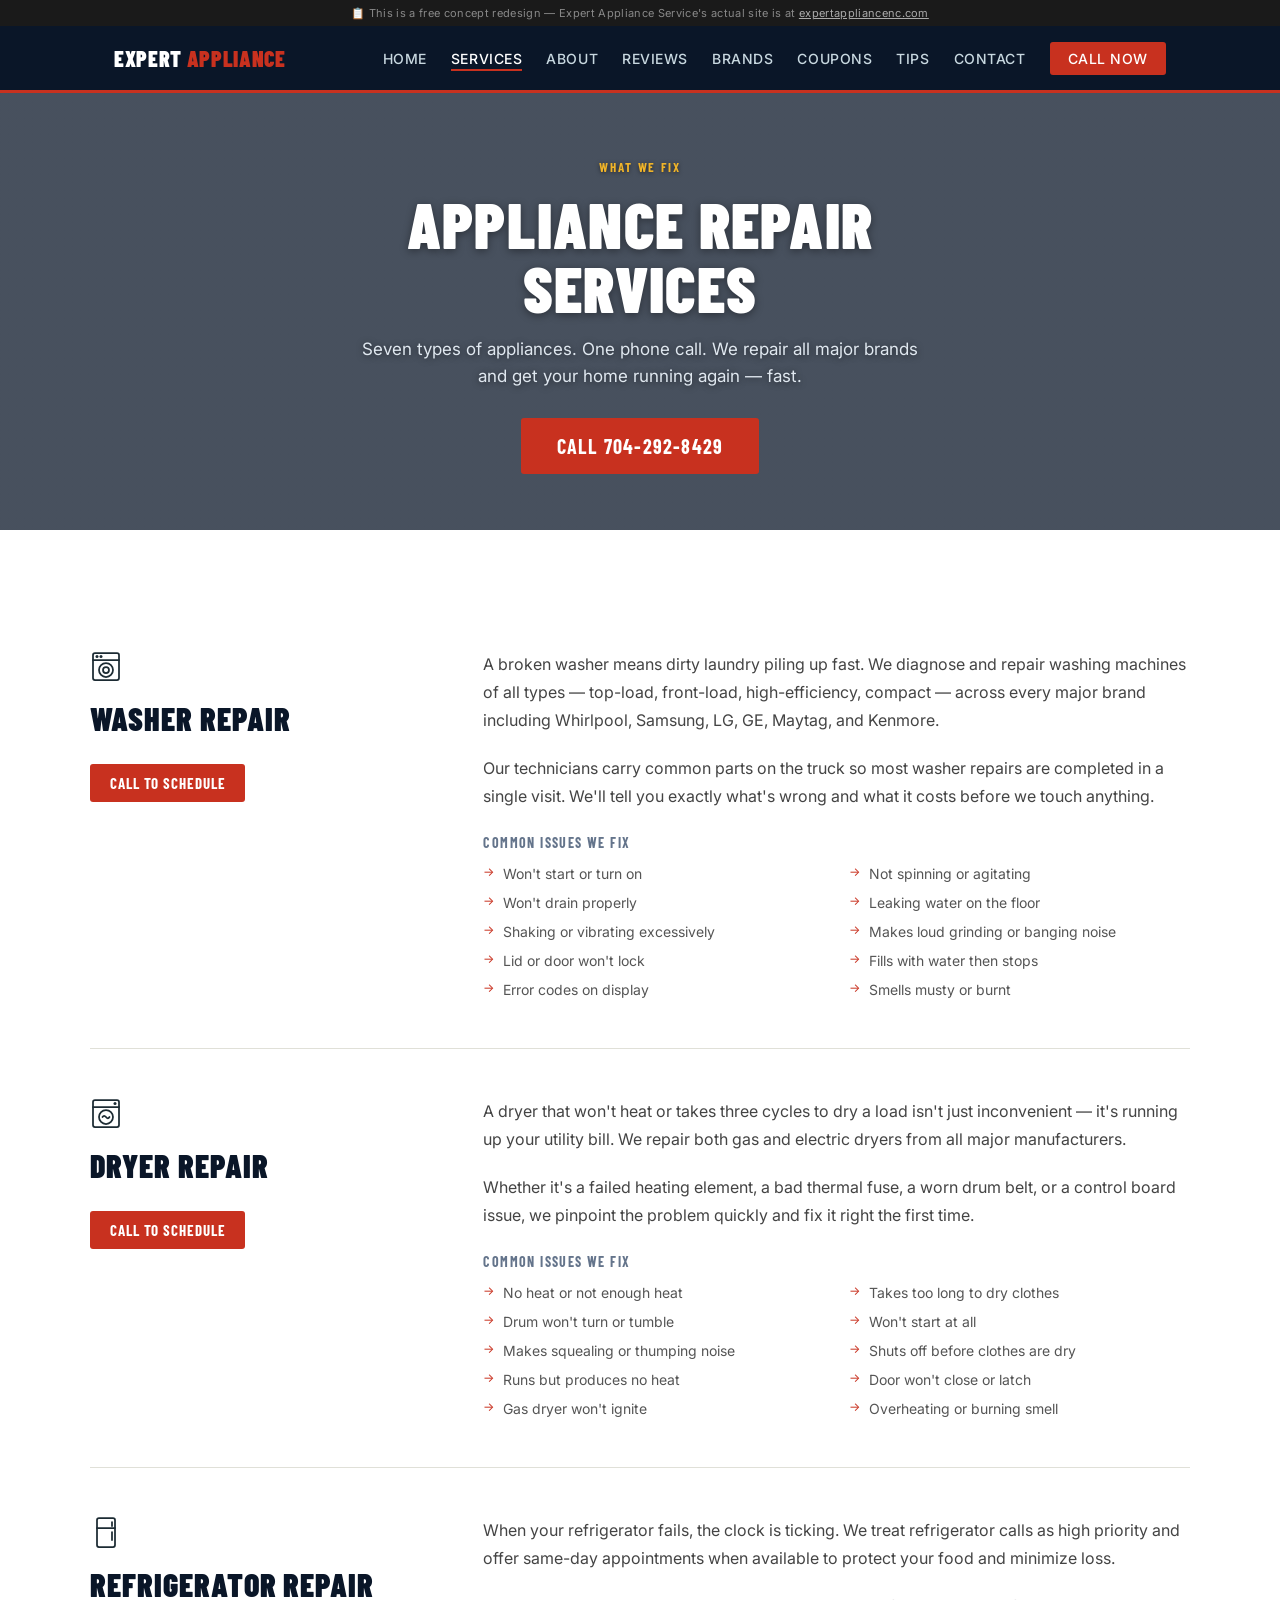
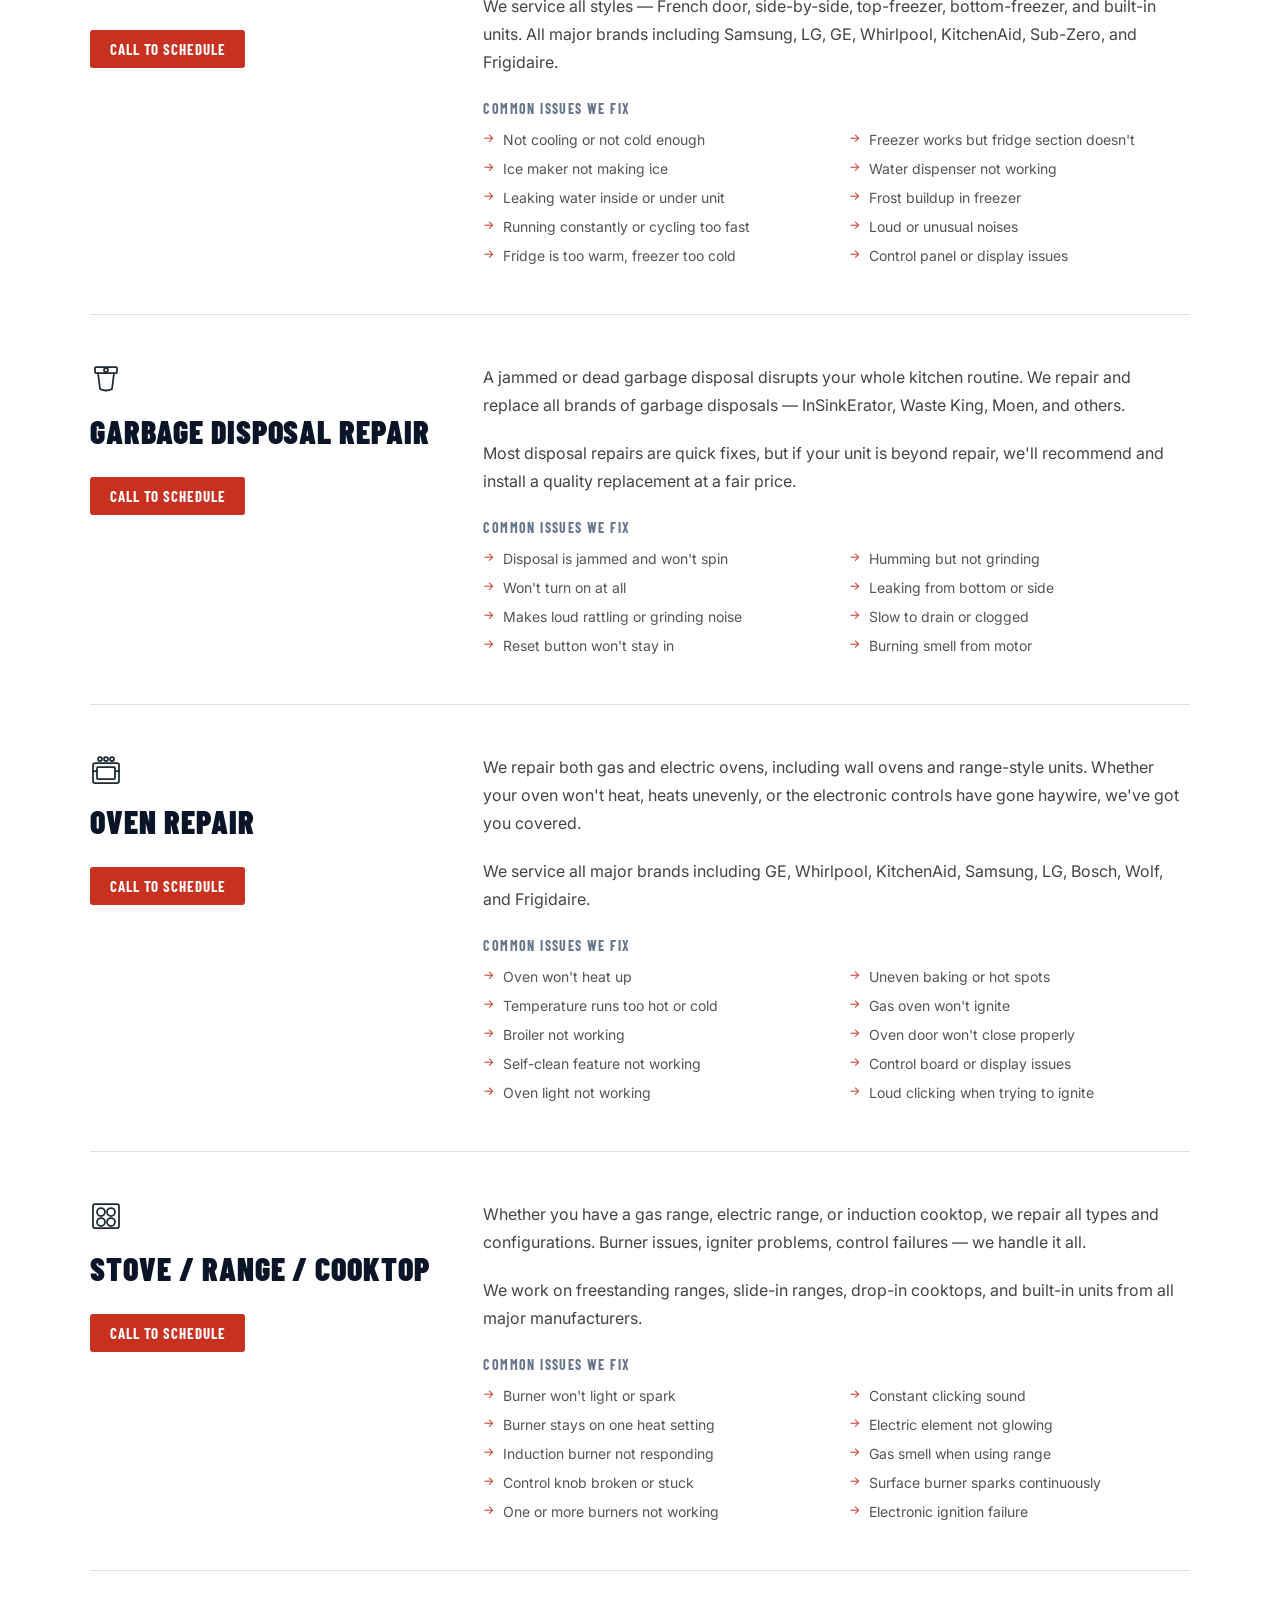
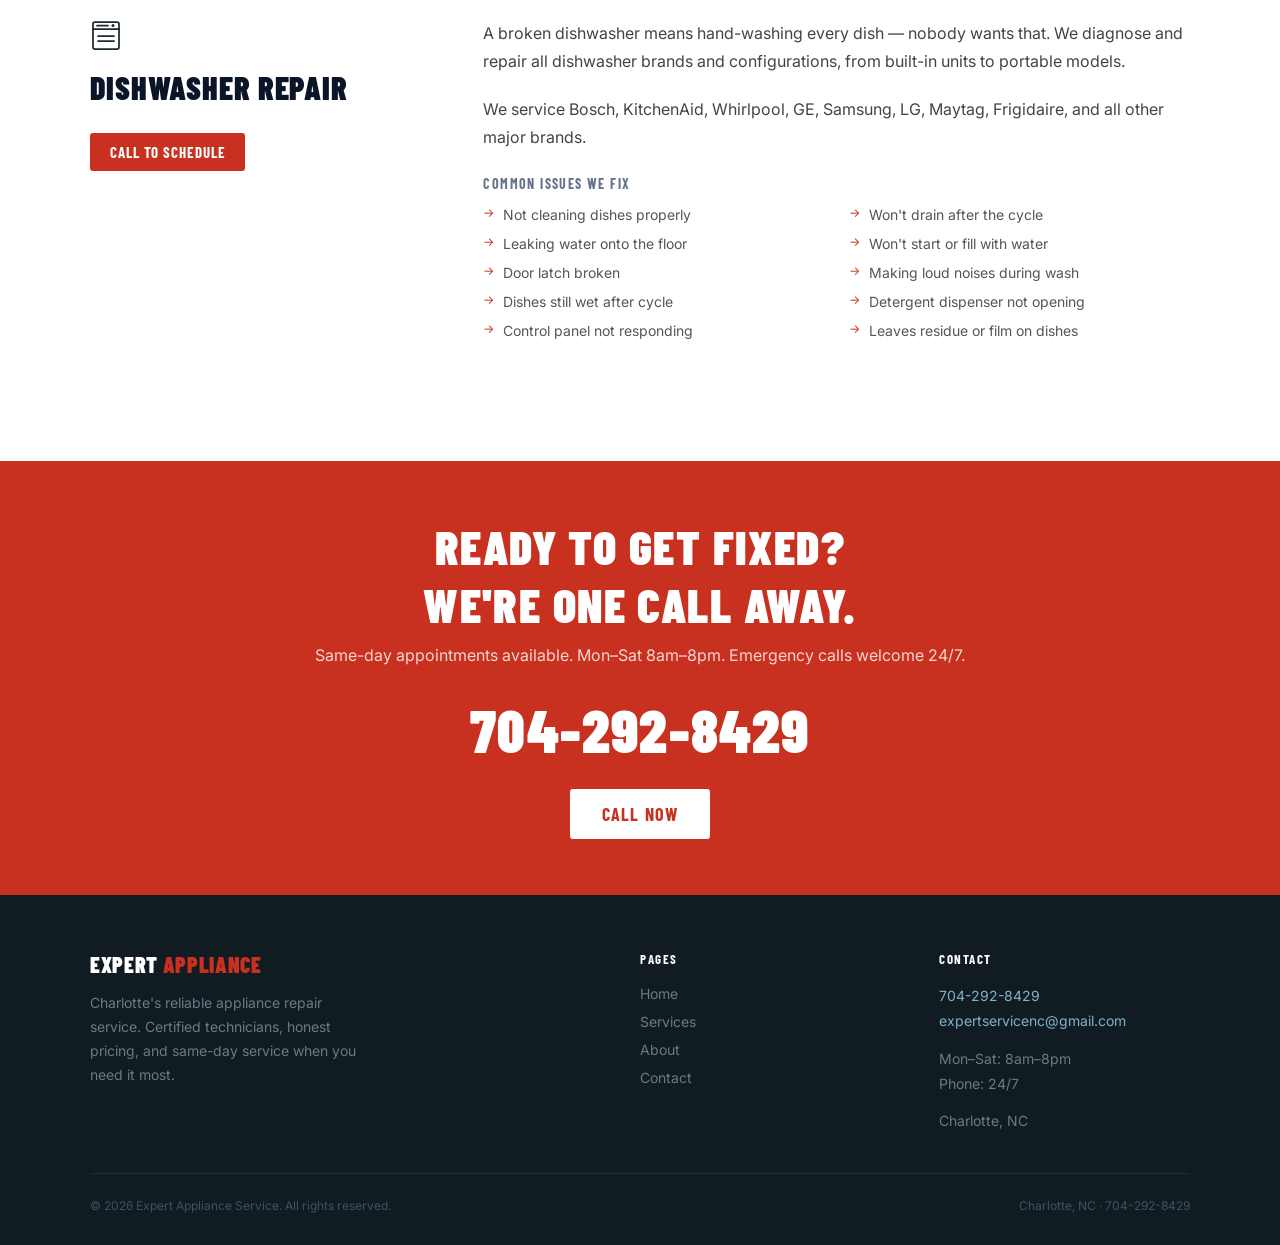
<file: services.html>
<!DOCTYPE html>
<html lang="en">
<head>
  <meta charset="UTF-8">
  <meta name="viewport" content="width=device-width, initial-scale=1.0">
  <title>Appliance Repair Services — Expert Appliance Service Charlotte NC</title>
  <meta name="description" content="Washer, dryer, refrigerator, oven, dishwasher, and garbage disposal repair in Charlotte NC. Call 704-292-8429.">
  <link rel="preconnect" href="https://fonts.googleapis.com">
  <link rel="preconnect" href="https://fonts.gstatic.com" crossorigin>
  <link href="https://fonts.googleapis.com/css2?family=Barlow+Condensed:wght@700;900&family=Inter:wght@400;500&display=swap" rel="stylesheet">
  <link rel="stylesheet" href="css/styles.css">
</head>
<body>

  <div class="concept-banner">
    📋 This is a free concept redesign — Expert Appliance Service's actual site is at <a href="https://expertappliancenc.com" target="_blank" rel="noopener">expertappliancenc.com</a>
  </div>

  <nav>
    <div class="nav-inner">
      <a href="index.html" class="nav-logo">Expert <span>Appliance</span></a>
      <ul class="nav-links">
        <li><a href="index.html">Home</a></li>
        <li><a href="services.html" class="active">Services</a></li>
        <li><a href="about.html">About</a></li>
        <li><a href="testimonials.html">Reviews</a></li>
        <li><a href="brands.html">Brands</a></li>
        <li><a href="coupons.html">Coupons</a></li>
        <li><a href="energy-tips.html">Tips</a></li>
        <li><a href="contact.html">Contact</a></li>
        <li><a href="tel:7042928429" class="nav-cta">Call Now</a></li>
      </ul>
      <button class="hamburger" id="hamburger" aria-label="Open menu">
        <span></span><span></span><span></span>
      </button>
    </div>
    <div class="mobile-menu" id="mobileMenu">
      <ul>
        <li><a href="index.html">Home</a></li>
        <li><a href="services.html" class="active">Services</a></li>
        <li><a href="about.html">About</a></li>
        <li><a href="testimonials.html">Reviews</a></li>
        <li><a href="brands.html">Brands</a></li>
        <li><a href="coupons.html">Coupons</a></li>
        <li><a href="energy-tips.html">Energy Tips</a></li>
        <li><a href="contact.html">Contact</a></li>
        <li><a href="tel:7042928429">📞 Call 704-292-8429</a></li>
      </ul>
    </div>
  </nav>

  <div class="page-hero" style="background: linear-gradient(rgba(10,22,40,0.75), rgba(10,22,40,0.75)), url('https://images.unsplash.com/photo-1581092160607-ee22621dd758?w=1600&q=80') center/cover no-repeat;">
    <p class="eyebrow">What We Fix</p>
    <h1>Appliance Repair<br>Services</h1>
    <p>Seven types of appliances. One phone call. We repair all major brands and get your home running again — fast.</p>
    <a href="tel:7042928429" class="btn-primary">Call 704-292-8429</a>
  </div>

  <div class="services-detail">
    <div class="inner">

      <div class="service-block">
        <div class="service-block-left">
          <div class="service-block-icon"><svg width="32" height="32" viewBox="0 0 32 32" fill="none" stroke="#1c2b33" stroke-width="1.75" stroke-linecap="round" stroke-linejoin="round"><rect x="3" y="3" width="26" height="27" rx="2"/><line x1="3" y1="10" x2="29" y2="10"/><circle cx="16" cy="20" r="7"/><circle cx="16" cy="20" r="3"/><circle cx="7" cy="6.5" r="1.5" fill="#1c2b33" stroke="none"/><circle cx="11" cy="6.5" r="1.5" fill="#1c2b33" stroke="none"/></svg></div>
          <h2>Washer Repair</h2>
          <a href="tel:7042928429" class="call-link">Call to Schedule</a>
        </div>
        <div class="service-block-right">
          <p>A broken washer means dirty laundry piling up fast. We diagnose and repair washing machines of all types — top-load, front-load, high-efficiency, compact — across every major brand including Whirlpool, Samsung, LG, GE, Maytag, and Kenmore.</p>
          <p>Our technicians carry common parts on the truck so most washer repairs are completed in a single visit. We'll tell you exactly what's wrong and what it costs before we touch anything.</p>
          <h3>Common Issues We Fix</h3>
          <ul class="symptom-list">
            <li>Won't start or turn on</li>
            <li>Not spinning or agitating</li>
            <li>Won't drain properly</li>
            <li>Leaking water on the floor</li>
            <li>Shaking or vibrating excessively</li>
            <li>Makes loud grinding or banging noise</li>
            <li>Lid or door won't lock</li>
            <li>Fills with water then stops</li>
            <li>Error codes on display</li>
            <li>Smells musty or burnt</li>
          </ul>
        </div>
      </div>

      <div class="service-block">
        <div class="service-block-left">
          <div class="service-block-icon"><svg width="32" height="32" viewBox="0 0 32 32" fill="none" stroke="#1c2b33" stroke-width="1.75" stroke-linecap="round" stroke-linejoin="round"><rect x="3" y="3" width="26" height="27" rx="2"/><line x1="3" y1="10" x2="29" y2="10"/><circle cx="16" cy="20" r="7"/><path d="M12.5 20 Q14 17.5 16 20 Q18 22.5 19.5 20"/><circle cx="25" cy="6.5" r="1.5" fill="#1c2b33" stroke="none"/></svg></div>
          <h2>Dryer Repair</h2>
          <a href="tel:7042928429" class="call-link">Call to Schedule</a>
        </div>
        <div class="service-block-right">
          <p>A dryer that won't heat or takes three cycles to dry a load isn't just inconvenient — it's running up your utility bill. We repair both gas and electric dryers from all major manufacturers.</p>
          <p>Whether it's a failed heating element, a bad thermal fuse, a worn drum belt, or a control board issue, we pinpoint the problem quickly and fix it right the first time.</p>
          <h3>Common Issues We Fix</h3>
          <ul class="symptom-list">
            <li>No heat or not enough heat</li>
            <li>Takes too long to dry clothes</li>
            <li>Drum won't turn or tumble</li>
            <li>Won't start at all</li>
            <li>Makes squealing or thumping noise</li>
            <li>Shuts off before clothes are dry</li>
            <li>Runs but produces no heat</li>
            <li>Door won't close or latch</li>
            <li>Gas dryer won't ignite</li>
            <li>Overheating or burning smell</li>
          </ul>
        </div>
      </div>

      <div class="service-block">
        <div class="service-block-left">
          <div class="service-block-icon"><svg width="32" height="32" viewBox="0 0 32 32" fill="none" stroke="#1c2b33" stroke-width="1.75" stroke-linecap="round" stroke-linejoin="round"><rect x="7" y="2" width="18" height="29" rx="2"/><line x1="7" y1="12" x2="25" y2="12"/><line x1="22" y1="6" x2="22" y2="10"/><line x1="22" y1="16" x2="22" y2="24"/></svg></div>
          <h2>Refrigerator Repair</h2>
          <a href="tel:7042928429" class="call-link">Call to Schedule</a>
        </div>
        <div class="service-block-right">
          <p>When your refrigerator fails, the clock is ticking. We treat refrigerator calls as high priority and offer same-day appointments when available to protect your food and minimize loss.</p>
          <p>We service all styles — French door, side-by-side, top-freezer, bottom-freezer, and built-in units. All major brands including Samsung, LG, GE, Whirlpool, KitchenAid, Sub-Zero, and Frigidaire.</p>
          <h3>Common Issues We Fix</h3>
          <ul class="symptom-list">
            <li>Not cooling or not cold enough</li>
            <li>Freezer works but fridge section doesn't</li>
            <li>Ice maker not making ice</li>
            <li>Water dispenser not working</li>
            <li>Leaking water inside or under unit</li>
            <li>Frost buildup in freezer</li>
            <li>Running constantly or cycling too fast</li>
            <li>Loud or unusual noises</li>
            <li>Fridge is too warm, freezer too cold</li>
            <li>Control panel or display issues</li>
          </ul>
        </div>
      </div>

      <div class="service-block">
        <div class="service-block-left">
          <div class="service-block-icon"><svg width="32" height="32" viewBox="0 0 32 32" fill="none" stroke="#1c2b33" stroke-width="1.75" stroke-linecap="round" stroke-linejoin="round"><rect x="5" y="4" width="22" height="6" rx="1"/><path d="M8 10 L10 26 Q16 29 22 26 L24 10"/><circle cx="16" cy="7" r="2"/></svg></div>
          <h2>Garbage Disposal Repair</h2>
          <a href="tel:7042928429" class="call-link">Call to Schedule</a>
        </div>
        <div class="service-block-right">
          <p>A jammed or dead garbage disposal disrupts your whole kitchen routine. We repair and replace all brands of garbage disposals — InSinkErator, Waste King, Moen, and others.</p>
          <p>Most disposal repairs are quick fixes, but if your unit is beyond repair, we'll recommend and install a quality replacement at a fair price.</p>
          <h3>Common Issues We Fix</h3>
          <ul class="symptom-list">
            <li>Disposal is jammed and won't spin</li>
            <li>Humming but not grinding</li>
            <li>Won't turn on at all</li>
            <li>Leaking from bottom or side</li>
            <li>Makes loud rattling or grinding noise</li>
            <li>Slow to drain or clogged</li>
            <li>Reset button won't stay in</li>
            <li>Burning smell from motor</li>
          </ul>
        </div>
      </div>

      <div class="service-block">
        <div class="service-block-left">
          <div class="service-block-icon"><svg width="32" height="32" viewBox="0 0 32 32" fill="none" stroke="#1c2b33" stroke-width="1.75" stroke-linecap="round" stroke-linejoin="round"><circle cx="10" cy="6" r="2"/><circle cx="16" cy="6" r="2"/><circle cx="22" cy="6" r="2"/><rect x="3" y="10" width="26" height="20" rx="2"/><rect x="7" y="14" width="18" height="12" rx="1"/><line x1="3" y1="18" x2="7" y2="18"/><line x1="25" y1="18" x2="29" y2="18"/></svg></div>
          <h2>Oven Repair</h2>
          <a href="tel:7042928429" class="call-link">Call to Schedule</a>
        </div>
        <div class="service-block-right">
          <p>We repair both gas and electric ovens, including wall ovens and range-style units. Whether your oven won't heat, heats unevenly, or the electronic controls have gone haywire, we've got you covered.</p>
          <p>We service all major brands including GE, Whirlpool, KitchenAid, Samsung, LG, Bosch, Wolf, and Frigidaire.</p>
          <h3>Common Issues We Fix</h3>
          <ul class="symptom-list">
            <li>Oven won't heat up</li>
            <li>Uneven baking or hot spots</li>
            <li>Temperature runs too hot or cold</li>
            <li>Gas oven won't ignite</li>
            <li>Broiler not working</li>
            <li>Oven door won't close properly</li>
            <li>Self-clean feature not working</li>
            <li>Control board or display issues</li>
            <li>Oven light not working</li>
            <li>Loud clicking when trying to ignite</li>
          </ul>
        </div>
      </div>

      <div class="service-block">
        <div class="service-block-left">
          <div class="service-block-icon"><svg width="32" height="32" viewBox="0 0 32 32" fill="none" stroke="#1c2b33" stroke-width="1.75" stroke-linecap="round" stroke-linejoin="round"><rect x="3" y="4" width="26" height="24" rx="2"/><circle cx="11" cy="12" r="4"/><circle cx="21" cy="12" r="4"/><circle cx="11" cy="22" r="4"/><circle cx="21" cy="22" r="4"/></svg></div>
          <h2>Stove / Range / Cooktop</h2>
          <a href="tel:7042928429" class="call-link">Call to Schedule</a>
        </div>
        <div class="service-block-right">
          <p>Whether you have a gas range, electric range, or induction cooktop, we repair all types and configurations. Burner issues, igniter problems, control failures — we handle it all.</p>
          <p>We work on freestanding ranges, slide-in ranges, drop-in cooktops, and built-in units from all major manufacturers.</p>
          <h3>Common Issues We Fix</h3>
          <ul class="symptom-list">
            <li>Burner won't light or spark</li>
            <li>Constant clicking sound</li>
            <li>Burner stays on one heat setting</li>
            <li>Electric element not glowing</li>
            <li>Induction burner not responding</li>
            <li>Gas smell when using range</li>
            <li>Control knob broken or stuck</li>
            <li>Surface burner sparks continuously</li>
            <li>One or more burners not working</li>
            <li>Electronic ignition failure</li>
          </ul>
        </div>
      </div>

      <div class="service-block">
        <div class="service-block-left">
          <div class="service-block-icon"><svg width="32" height="32" viewBox="0 0 32 32" fill="none" stroke="#1c2b33" stroke-width="1.75" stroke-linecap="round" stroke-linejoin="round"><rect x="3" y="3" width="26" height="27" rx="2"/><line x1="3" y1="10" x2="29" y2="10"/><line x1="8" y1="17" x2="24" y2="17"/><line x1="8" y1="22" x2="24" y2="22"/><line x1="7" y1="6.5" x2="18" y2="6.5"/><circle cx="23" cy="6.5" r="1.5" fill="#1c2b33" stroke="none"/></svg></div>
          <h2>Dishwasher Repair</h2>
          <a href="tel:7042928429" class="call-link">Call to Schedule</a>
        </div>
        <div class="service-block-right">
          <p>A broken dishwasher means hand-washing every dish — nobody wants that. We diagnose and repair all dishwasher brands and configurations, from built-in units to portable models.</p>
          <p>We service Bosch, KitchenAid, Whirlpool, GE, Samsung, LG, Maytag, Frigidaire, and all other major brands.</p>
          <h3>Common Issues We Fix</h3>
          <ul class="symptom-list">
            <li>Not cleaning dishes properly</li>
            <li>Won't drain after the cycle</li>
            <li>Leaking water onto the floor</li>
            <li>Won't start or fill with water</li>
            <li>Door latch broken</li>
            <li>Making loud noises during wash</li>
            <li>Dishes still wet after cycle</li>
            <li>Detergent dispenser not opening</li>
            <li>Control panel not responding</li>
            <li>Leaves residue or film on dishes</li>
          </ul>
        </div>
      </div>

    </div>
  </div>

  <div class="cta-strip">
    <h2>Ready to Get Fixed?<br>We're One Call Away.</h2>
    <p>Same-day appointments available. Mon–Sat 8am–8pm. Emergency calls welcome 24/7.</p>
    <a href="tel:7042928429" class="phone-link">704-292-8429</a>
    <a href="tel:7042928429" class="btn-white">Call Now</a>
  </div>

  <footer>
    <div class="footer-inner">
      <div class="footer-grid">
        <div class="footer-brand">
          <a href="index.html" class="nav-logo">Expert <span>Appliance</span></a>
          <p>Charlotte's reliable appliance repair service. Certified technicians, honest pricing, and same-day service when you need it most.</p>
        </div>
        <div>
          <h4>Pages</h4>
          <ul>
            <li><a href="index.html">Home</a></li>
            <li><a href="services.html">Services</a></li>
            <li><a href="about.html">About</a></li>
            <li><a href="contact.html">Contact</a></li>
          </ul>
        </div>
        <div class="footer-info">
          <h4>Contact</h4>
          <p><a href="tel:7042928429">704-292-8429</a></p>
          <p><a href="mailto:expertservicenc@gmail.com">expertservicenc@gmail.com</a></p>
          <p style="margin-top:12px;">Mon–Sat: 8am–8pm<br>Phone: 24/7</p>
          <p style="margin-top:12px;">Charlotte, NC</p>
        </div>
      </div>
      <hr class="footer-divider">
      <div class="footer-bottom">
        <span>© 2026 Expert Appliance Service. All rights reserved.</span>
        <span>Charlotte, NC · <a href="tel:7042928429">704-292-8429</a></span>
      </div>
    </div>
  </footer>

  <script src="main.js"></script>
</body>
</html>
</file>
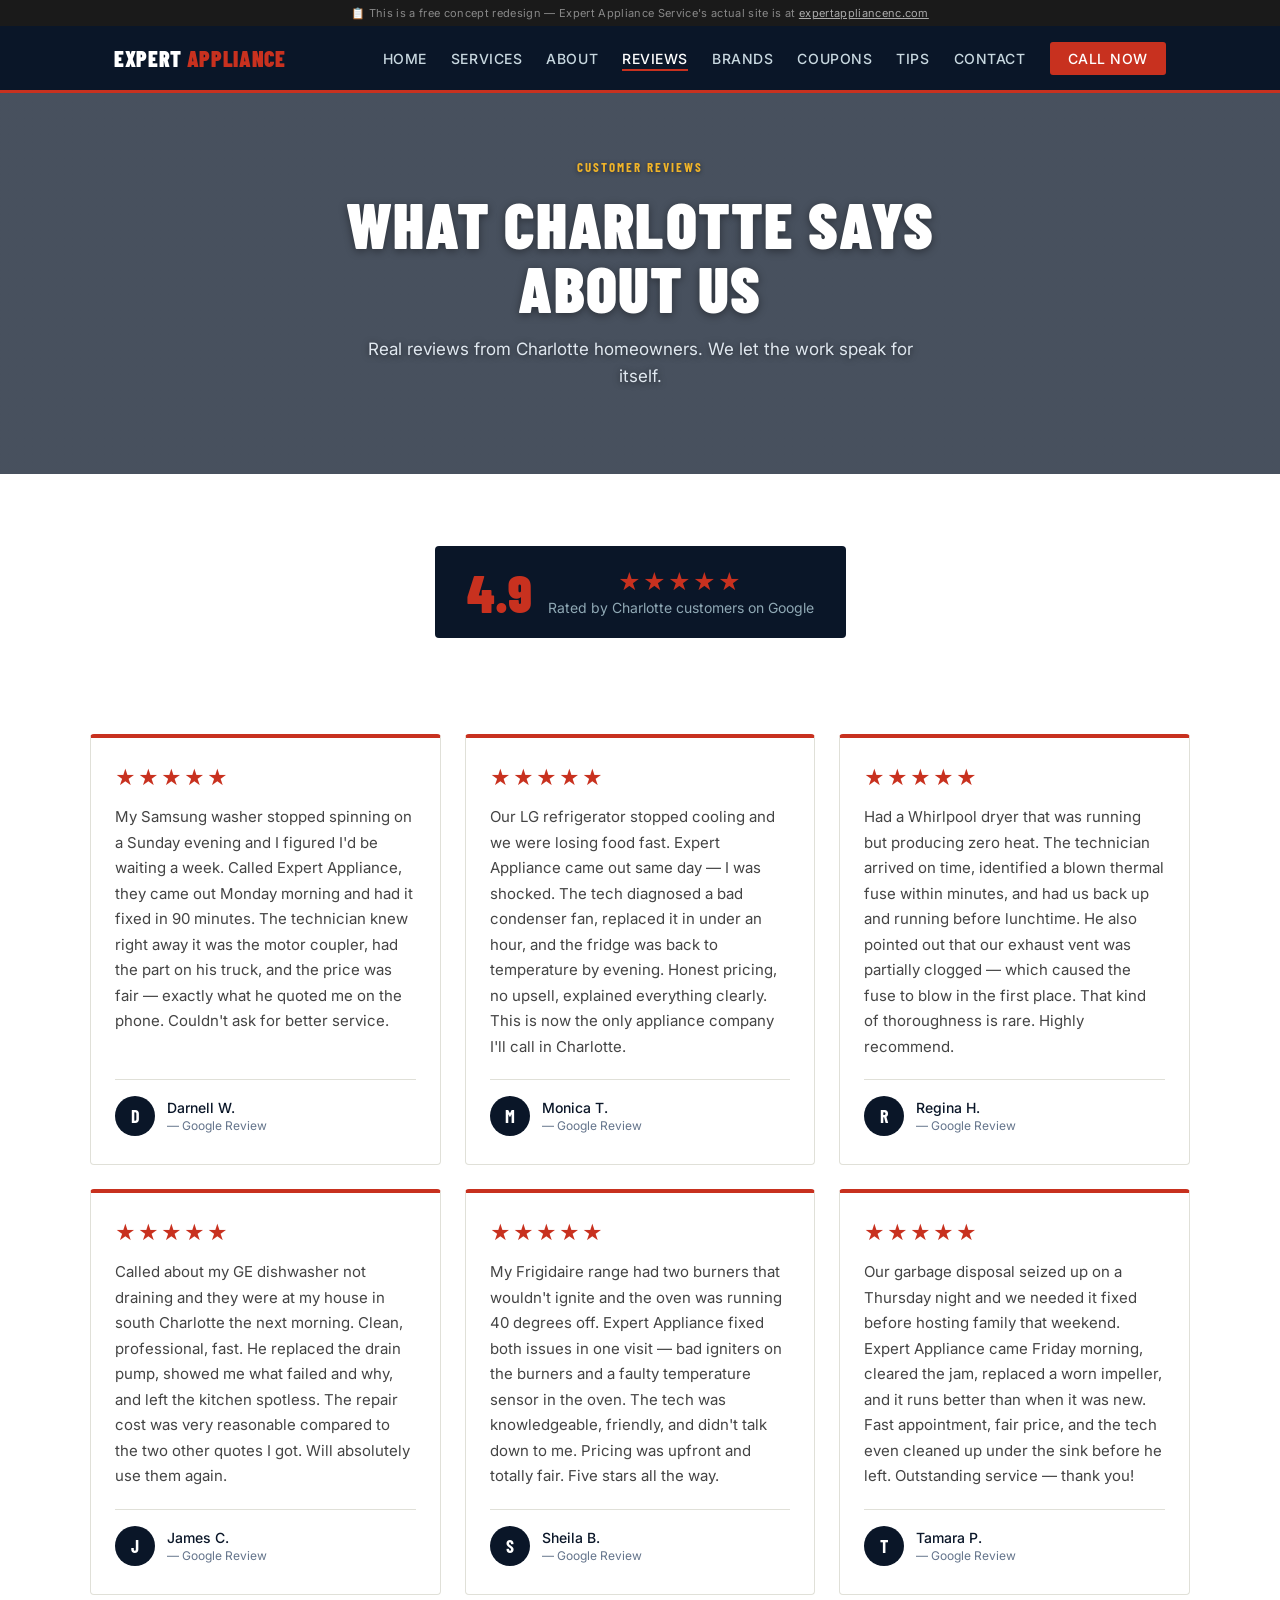
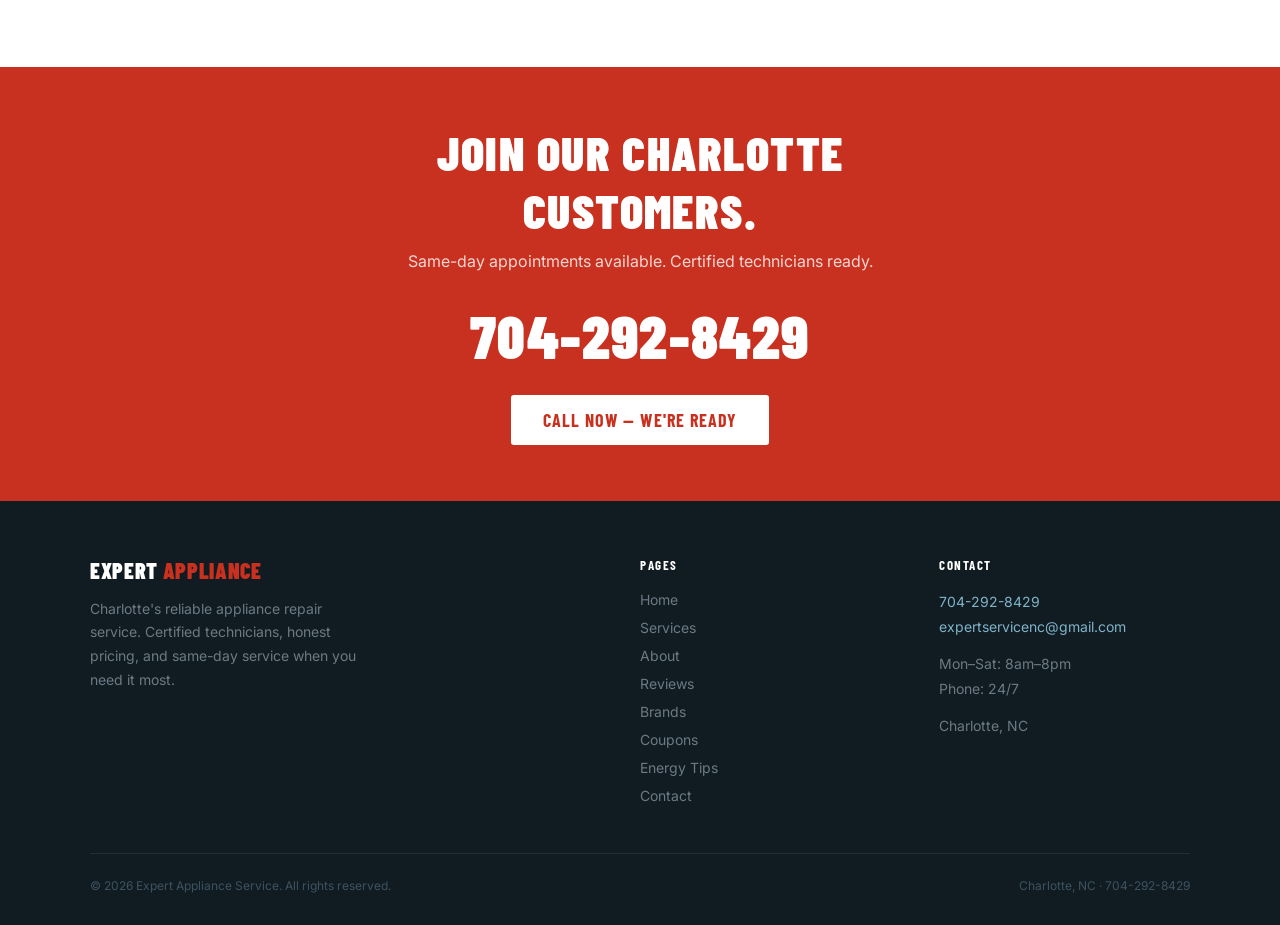
<file: testimonials.html>
<!DOCTYPE html>
<html lang="en">
<head>
  <meta charset="UTF-8">
  <meta name="viewport" content="width=device-width, initial-scale=1.0">
  <title>Customer Reviews — Expert Appliance Service Charlotte NC</title>
  <meta name="description" content="Read what Charlotte customers say about Expert Appliance Service. Certified technicians, fair pricing, same-day service. Call 704-292-8429.">
  <link rel="preconnect" href="https://fonts.googleapis.com">
  <link rel="preconnect" href="https://fonts.gstatic.com" crossorigin>
  <link href="https://fonts.googleapis.com/css2?family=Barlow+Condensed:wght@700;900&family=Inter:wght@400;500&display=swap" rel="stylesheet">
  <link rel="stylesheet" href="css/styles.css">
  <style>
    .review-grid {
      display: grid;
      grid-template-columns: repeat(3, 1fr);
      gap: 24px;
    }
    .review-card {
      background: #fff;
      border: 1px solid #e0e0d8;
      border-top: 4px solid var(--red);
      border-radius: 4px;
      padding: 28px 24px;
      display: flex;
      flex-direction: column;
    }
    .review-stars { color: var(--red); font-size: 20px; letter-spacing: 2px; margin-bottom: 14px; }
    .review-text { font-size: 15px; color: #444; line-height: 1.7; flex: 1; margin-bottom: 20px; }
    .review-meta { display: flex; align-items: center; gap: 12px; border-top: 1px solid #e0e0d8; padding-top: 16px; }
    .review-avatar {
      width: 40px; height: 40px; background: var(--charcoal); border-radius: 50%;
      display: grid; place-items: center;
      font-family: 'Barlow Condensed', sans-serif; font-weight: 700; font-size: 18px; color: #fff; flex-shrink: 0;
    }
    .review-name { font-weight: 500; font-size: 14px; color: var(--charcoal); }
    .review-source { font-size: 12px; color: var(--muted); margin-top: 2px; }
    .trust-badge {
      display: inline-flex; align-items: center; gap: 16px;
      background: var(--charcoal); color: #fff; border-radius: 4px; padding: 20px 32px; margin: 0 auto 48px;
    }
    .trust-badge .tb-score { font-family: 'Barlow Condensed', sans-serif; font-weight: 900; font-size: 52px; line-height: 1; color: var(--red); }
    .trust-badge .tb-stars { font-size: 22px; letter-spacing: 2px; color: var(--red); }
    .trust-badge .tb-label { font-size: 14px; color: #8fa8b4; margin-top: 4px; }
    @media (max-width: 768px) {
      .review-grid { grid-template-columns: 1fr; }
      .trust-badge { flex-direction: column; text-align: center; gap: 8px; }
    }
  </style>
</head>
<body>

  <div class="concept-banner">
    📋 This is a free concept redesign — Expert Appliance Service's actual site is at <a href="https://expertappliancenc.com" target="_blank" rel="noopener">expertappliancenc.com</a>
  </div>

  <nav>
    <div class="nav-inner">
      <a href="index.html" class="nav-logo">Expert <span>Appliance</span></a>
      <ul class="nav-links">
        <li><a href="index.html">Home</a></li>
        <li><a href="services.html">Services</a></li>
        <li><a href="about.html">About</a></li>
        <li><a href="testimonials.html" class="active">Reviews</a></li>
        <li><a href="brands.html">Brands</a></li>
        <li><a href="coupons.html">Coupons</a></li>
        <li><a href="energy-tips.html">Tips</a></li>
        <li><a href="contact.html">Contact</a></li>
        <li><a href="tel:7042928429" class="nav-cta">Call Now</a></li>
      </ul>
      <button class="hamburger" id="hamburger" aria-label="Open menu"><span></span><span></span><span></span></button>
    </div>
    <div class="mobile-menu" id="mobileMenu">
      <ul>
        <li><a href="index.html">Home</a></li>
        <li><a href="services.html">Services</a></li>
        <li><a href="about.html">About</a></li>
        <li><a href="testimonials.html" class="active">Reviews</a></li>
        <li><a href="brands.html">Brands</a></li>
        <li><a href="coupons.html">Coupons</a></li>
        <li><a href="energy-tips.html">Energy Tips</a></li>
        <li><a href="contact.html">Contact</a></li>
        <li><a href="tel:7042928429">📞 Call 704-292-8429</a></li>
      </ul>
    </div>
  </nav>

  <div class="page-hero" style="background: linear-gradient(rgba(10,22,40,0.75), rgba(10,22,40,0.75)), url('https://images.unsplash.com/photo-1581092160607-ee22621dd758?w=1600&q=80') center/cover no-repeat;">
    <p class="eyebrow">Customer Reviews</p>
    <h1>What Charlotte Says<br>About Us</h1>
    <p>Real reviews from Charlotte homeowners. We let the work speak for itself.</p>
  </div>

  <section style="background:#fff;">
    <div class="section-inner">
      <div style="text-align:center;margin-bottom:48px;">
        <div class="trust-badge">
          <div class="tb-score">4.9</div>
          <div>
            <div class="tb-stars">★★★★★</div>
            <div class="tb-label">Rated by Charlotte customers on Google</div>
          </div>
        </div>
      </div>

      <div class="review-grid">
        <div class="review-card">
          <div class="review-stars">★★★★★</div>
          <p class="review-text">My Samsung washer stopped spinning on a Sunday evening and I figured I'd be waiting a week. Called Expert Appliance, they came out Monday morning and had it fixed in 90 minutes. The technician knew right away it was the motor coupler, had the part on his truck, and the price was fair — exactly what he quoted me on the phone. Couldn't ask for better service.</p>
          <div class="review-meta"><div class="review-avatar">D</div><div><div class="review-name">Darnell W.</div><div class="review-source">— Google Review</div></div></div>
        </div>
        <div class="review-card">
          <div class="review-stars">★★★★★</div>
          <p class="review-text">Our LG refrigerator stopped cooling and we were losing food fast. Expert Appliance came out same day — I was shocked. The tech diagnosed a bad condenser fan, replaced it in under an hour, and the fridge was back to temperature by evening. Honest pricing, no upsell, explained everything clearly. This is now the only appliance company I'll call in Charlotte.</p>
          <div class="review-meta"><div class="review-avatar">M</div><div><div class="review-name">Monica T.</div><div class="review-source">— Google Review</div></div></div>
        </div>
        <div class="review-card">
          <div class="review-stars">★★★★★</div>
          <p class="review-text">Had a Whirlpool dryer that was running but producing zero heat. The technician arrived on time, identified a blown thermal fuse within minutes, and had us back up and running before lunchtime. He also pointed out that our exhaust vent was partially clogged — which caused the fuse to blow in the first place. That kind of thoroughness is rare. Highly recommend.</p>
          <div class="review-meta"><div class="review-avatar">R</div><div><div class="review-name">Regina H.</div><div class="review-source">— Google Review</div></div></div>
        </div>
        <div class="review-card">
          <div class="review-stars">★★★★★</div>
          <p class="review-text">Called about my GE dishwasher not draining and they were at my house in south Charlotte the next morning. Clean, professional, fast. He replaced the drain pump, showed me what failed and why, and left the kitchen spotless. The repair cost was very reasonable compared to the two other quotes I got. Will absolutely use them again.</p>
          <div class="review-meta"><div class="review-avatar">J</div><div><div class="review-name">James C.</div><div class="review-source">— Google Review</div></div></div>
        </div>
        <div class="review-card">
          <div class="review-stars">★★★★★</div>
          <p class="review-text">My Frigidaire range had two burners that wouldn't ignite and the oven was running 40 degrees off. Expert Appliance fixed both issues in one visit — bad igniters on the burners and a faulty temperature sensor in the oven. The tech was knowledgeable, friendly, and didn't talk down to me. Pricing was upfront and totally fair. Five stars all the way.</p>
          <div class="review-meta"><div class="review-avatar">S</div><div><div class="review-name">Sheila B.</div><div class="review-source">— Google Review</div></div></div>
        </div>
        <div class="review-card">
          <div class="review-stars">★★★★★</div>
          <p class="review-text">Our garbage disposal seized up on a Thursday night and we needed it fixed before hosting family that weekend. Expert Appliance came Friday morning, cleared the jam, replaced a worn impeller, and it runs better than when it was new. Fast appointment, fair price, and the tech even cleaned up under the sink before he left. Outstanding service — thank you!</p>
          <div class="review-meta"><div class="review-avatar">T</div><div><div class="review-name">Tamara P.</div><div class="review-source">— Google Review</div></div></div>
        </div>
      </div>
    </div>
  </section>

  <div class="cta-strip">
    <h2>Join Our Charlotte<br>Customers.</h2>
    <p>Same-day appointments available. Certified technicians ready.</p>
    <a href="tel:7042928429" class="phone-link">704-292-8429</a>
    <a href="tel:7042928429" class="btn-white">Call Now — We're Ready</a>
  </div>

  <footer>
    <div class="footer-inner">
      <div class="footer-grid">
        <div class="footer-brand">
          <a href="index.html" class="nav-logo">Expert <span>Appliance</span></a>
          <p>Charlotte's reliable appliance repair service. Certified technicians, honest pricing, and same-day service when you need it most.</p>
        </div>
        <div>
          <h4>Pages</h4>
          <ul>
            <li><a href="index.html">Home</a></li>
            <li><a href="services.html">Services</a></li>
            <li><a href="about.html">About</a></li>
            <li><a href="testimonials.html">Reviews</a></li>
            <li><a href="brands.html">Brands</a></li>
            <li><a href="coupons.html">Coupons</a></li>
            <li><a href="energy-tips.html">Energy Tips</a></li>
            <li><a href="contact.html">Contact</a></li>
          </ul>
        </div>
        <div class="footer-info">
          <h4>Contact</h4>
          <p><a href="tel:7042928429">704-292-8429</a></p>
          <p><a href="mailto:expertservicenc@gmail.com">expertservicenc@gmail.com</a></p>
          <p style="margin-top:12px;">Mon–Sat: 8am–8pm<br>Phone: 24/7</p>
          <p style="margin-top:12px;">Charlotte, NC</p>
        </div>
      </div>
      <hr class="footer-divider">
      <div class="footer-bottom">
        <span>© 2026 Expert Appliance Service. All rights reserved.</span>
        <span>Charlotte, NC · <a href="tel:7042928429">704-292-8429</a></span>
      </div>
    </div>
  </footer>

  <script src="main.js"></script>
</body>
</html>
</file>
<file: css/styles.css>
/* ── RESET & VARIABLES ── */
*, *::before, *::after { box-sizing: border-box; margin: 0; padding: 0; }

:root {
  --charcoal: #0a1628;
  --charcoal-light: #112038;
  --red: #c8311f;
  --red-dark: #a82718;
  --gold: #f0b429;
  --offwhite: #f4f6f8;
  --text: #1a2332;
  --muted: #64748b;
}

html { scroll-behavior: smooth; }

body {
  font-family: 'Inter', sans-serif;
  font-size: 16px;
  color: var(--text);
  background: #fff;
}

/* ── CONCEPT BANNER ── */
.concept-banner {
  background: #1a1a1a;
  color: #888;
  text-align: center;
  padding: 6px 20px;
  font-size: 11px;
  letter-spacing: 0.03em;
}
.concept-banner a { color: #aaa; text-decoration: underline; }

/* ── NAV ── */
nav {
  background: var(--charcoal);
  position: sticky;
  top: 0;
  z-index: 100;
  border-bottom: 3px solid var(--red);
}
.nav-inner {
  max-width: 1100px;
  margin: 0 auto;
  padding: 0 24px;
  display: flex;
  align-items: center;
  justify-content: space-between;
  height: 64px;
}
.nav-logo {
  font-family: 'Barlow Condensed', sans-serif;
  font-weight: 900;
  font-size: 22px;
  color: #fff;
  text-decoration: none;
  letter-spacing: 0.03em;
  text-transform: uppercase;
}
.nav-logo span { color: var(--red); }
.nav-links { display: flex; gap: 24px; list-style: none; }
.nav-links a {
  color: #c8d8e0;
  text-decoration: none;
  font-size: 14px;
  font-weight: 500;
  letter-spacing: 0.04em;
  text-transform: uppercase;
  transition: color 0.15s;
  padding-bottom: 2px;
  border-bottom: 2px solid transparent;
  white-space: nowrap;
}
.nav-links a:hover { color: #fff; }
.nav-links a.active { color: #fff; border-bottom-color: var(--red); }
.nav-cta {
  background: var(--red);
  color: #fff !important;
  padding: 8px 18px !important;
  border-radius: 3px;
  border-bottom: none !important;
  transition: background 0.15s !important;
}
.nav-cta:hover { background: var(--red-dark) !important; color: #fff !important; }

.hamburger {
  display: none;
  flex-direction: column;
  gap: 5px;
  cursor: pointer;
  padding: 4px;
  background: none;
  border: none;
}
.hamburger span {
  display: block;
  width: 26px;
  height: 2px;
  background: #fff;
  transition: all 0.25s;
}
.mobile-menu {
  display: none;
  background: var(--charcoal-light);
  border-top: 1px solid #2e404c;
}
.mobile-menu.open { display: block; }
.mobile-menu ul { list-style: none; padding: 12px 0; }
.mobile-menu ul li a {
  display: block;
  padding: 14px 24px;
  color: #c8d8e0;
  text-decoration: none;
  font-size: 15px;
  font-weight: 500;
  letter-spacing: 0.03em;
  text-transform: uppercase;
  border-bottom: 1px solid #2e404c;
}
.mobile-menu ul li:last-child a { border-bottom: none; }
.mobile-menu ul li a.active { color: #fff; }
.mobile-menu ul li a:hover { background: #2e404c; color: #fff; }

/* ── SHARED SECTION UTILITIES ── */
section { padding: 72px 24px; }
.section-inner { max-width: 1100px; margin: 0 auto; }
.section-label {
  font-family: 'Barlow Condensed', sans-serif;
  font-weight: 700;
  font-size: 12px;
  letter-spacing: 0.15em;
  text-transform: uppercase;
  color: var(--red);
  margin-bottom: 10px;
}
.section-title {
  font-family: 'Barlow Condensed', sans-serif;
  font-weight: 900;
  font-size: clamp(30px, 4vw, 46px);
  text-transform: uppercase;
  color: var(--charcoal);
  line-height: 1.05;
  margin-bottom: 16px;
}
.section-sub {
  font-size: 16px;
  color: var(--muted);
  line-height: 1.6;
  margin-bottom: 48px;
  max-width: 560px;
}

/* ── BUTTONS ── */
.btn-primary {
  display: inline-block;
  background: var(--red);
  color: #fff;
  font-family: 'Barlow Condensed', sans-serif;
  font-weight: 700;
  font-size: 20px;
  letter-spacing: 0.06em;
  text-transform: uppercase;
  padding: 16px 36px;
  text-decoration: none;
  border-radius: 3px;
  transition: background 0.15s, transform 0.1s;
}
.btn-primary:hover { background: var(--red-dark); transform: translateY(-1px); }

.btn-secondary {
  display: inline-block;
  background: transparent;
  color: #fff;
  font-family: 'Barlow Condensed', sans-serif;
  font-weight: 700;
  font-size: 20px;
  letter-spacing: 0.06em;
  text-transform: uppercase;
  padding: 14px 32px;
  text-decoration: none;
  border-radius: 3px;
  border: 2px solid rgba(255,255,255,0.5);
  transition: border-color 0.15s, background 0.15s, transform 0.1s;
}
.btn-secondary:hover {
  border-color: #fff;
  background: rgba(255,255,255,0.08);
  transform: translateY(-1px);
}

.btn-white {
  display: inline-block;
  background: #fff;
  color: var(--red);
  font-family: 'Barlow Condensed', sans-serif;
  font-weight: 700;
  font-size: 18px;
  letter-spacing: 0.06em;
  text-transform: uppercase;
  padding: 14px 32px;
  text-decoration: none;
  border-radius: 3px;
  transition: background 0.15s, transform 0.1s;
}
.btn-white:hover { background: var(--offwhite); transform: translateY(-1px); }

/* ── HERO CTA GROUP ── */
.hero-ctas {
  display: flex;
  gap: 16px;
  flex-wrap: wrap;
  margin-bottom: 28px;
}

/* ── HERO TRUST ROW ── */
.hero-trust-row {
  display: flex;
  align-items: center;
  flex-wrap: wrap;
  gap: 8px 0;
  font-size: 13px;
  font-weight: 500;
  color: rgba(255,255,255,0.75);
  text-shadow: 0 1px 4px rgba(0,0,0,0.6);
}
.hero-trust-row .trust-divider {
  margin: 0 10px;
  opacity: 0.4;
}

/* ── CTA STRIP ── */
.cta-strip {
  background: var(--red);
  padding: 56px 24px;
  text-align: center;
}
.cta-strip h2 {
  font-family: 'Barlow Condensed', sans-serif;
  font-weight: 900;
  font-size: clamp(28px, 4vw, 48px);
  text-transform: uppercase;
  color: #fff;
  letter-spacing: 0.03em;
  margin-bottom: 12px;
}
.cta-strip p { color: rgba(255,255,255,0.8); font-size: 16px; margin-bottom: 28px; }
.cta-strip a.phone-link {
  font-family: 'Barlow Condensed', sans-serif;
  font-weight: 900;
  font-size: clamp(36px, 5vw, 60px);
  color: #fff;
  text-decoration: none;
  display: block;
  letter-spacing: 0.02em;
  margin-bottom: 24px;
  transition: opacity 0.15s;
}
.cta-strip a.phone-link:hover { opacity: 0.85; }

/* ── FOOTER ── */
footer {
  background: #111c22;
  color: #8fa8b4;
  padding: 56px 24px 32px;
}
.footer-inner { max-width: 1100px; margin: 0 auto; }
.footer-grid {
  display: grid;
  grid-template-columns: 2fr 1fr 1fr;
  gap: 48px;
  margin-bottom: 40px;
}
.footer-brand .nav-logo { display: inline-block; margin-bottom: 14px; }
.footer-brand p { font-size: 14px; line-height: 1.7; color: #6b7a84; max-width: 280px; }
footer h4 {
  font-family: 'Barlow Condensed', sans-serif;
  font-weight: 700;
  font-size: 13px;
  letter-spacing: 0.12em;
  text-transform: uppercase;
  color: #fff;
  margin-bottom: 16px;
}
footer ul { list-style: none; }
footer ul li { margin-bottom: 8px; }
footer ul li a { color: #6b7a84; text-decoration: none; font-size: 14px; transition: color 0.15s; }
footer ul li a:hover { color: #c8d8e0; }
.footer-info p { font-size: 14px; line-height: 1.8; color: #6b7a84; }
.footer-info a { color: #7fb3c8; text-decoration: none; }
.footer-divider { border: none; border-top: 1px solid #1e2f38; margin-bottom: 24px; }
.footer-bottom {
  display: flex;
  justify-content: space-between;
  align-items: center;
  font-size: 12px;
  color: #3d5260;
}
.footer-bottom a { color: #3d5260; text-decoration: none; }

/* ── PAGE HERO (services, about, contact etc.) ── */
.page-hero {
  background: var(--charcoal);
  padding: 64px 24px 56px;
  text-align: center;
}
.page-hero .eyebrow {
  font-family: 'Barlow Condensed', sans-serif;
  font-weight: 700;
  font-size: 13px;
  letter-spacing: 0.15em;
  text-transform: uppercase;
  color: var(--gold);
  text-shadow: 0 1px 4px rgba(0,0,0,0.5);
  margin-bottom: 14px;
}
.page-hero h1 {
  font-family: 'Barlow Condensed', sans-serif;
  font-weight: 900;
  font-size: clamp(38px, 5vw, 64px);
  text-transform: uppercase;
  color: #fff;
  letter-spacing: 0.02em;
  line-height: 1.0;
  margin-bottom: 16px;
  text-shadow: 0 2px 8px rgba(0,0,0,0.4);
}
.page-hero p {
  font-size: 17px;
  color: #e0e8f0;
  max-width: 560px;
  margin: 0 auto 28px;
  line-height: 1.6;
  text-shadow: 0 1px 6px rgba(0,0,0,0.5);
}

/* Expert seal card */
.expert-seal {
  background: rgba(255,255,255,0.96);
  border-radius: 6px;
  box-shadow: 0 8px 40px rgba(0,0,0,0.35);
  padding: 1.6rem 1.5rem;
  border-top: 4px solid var(--red);
}
.expert-seal-top {
  display: flex; align-items: center; gap: 1rem;
  padding-bottom: 1rem; border-bottom: 1px solid #e0e0d8; margin-bottom: 1rem;
}
.expert-seal-score {
  font-family: 'Barlow Condensed', sans-serif; font-weight: 900;
  font-size: 2.8rem; line-height: 1; color: var(--charcoal);
}
.expert-seal-stars { color: var(--gold); font-size: 1rem; letter-spacing: 0.08em; }
.expert-seal-reviews { font-size: 0.82rem; color: #666; font-weight: 500; margin-top: 0.2rem; }
.expert-seal-list { display: flex; flex-direction: column; gap: 0.85rem; }
.expert-seal-item { display: flex; gap: 0.6rem; align-items: flex-start; }
.expert-seal-check { color: var(--red); font-size: 0.9rem; margin-top: 0.1rem; flex-shrink: 0; font-weight: 700; }
.expert-seal-item b { font-family: 'Barlow Condensed', sans-serif; font-weight: 700; font-size: 1rem; text-transform: uppercase; letter-spacing: 0.04em; color: var(--charcoal); display: block; }
.expert-seal-item span { font-size: 0.82rem; color: #666; line-height: 1.45; }

/* ─────────────────────────────────────────
   INDEX PAGE — HERO SLIDER
───────────────────────────────────────── */
.hero {
  position: relative;
  overflow: hidden;
  padding: 80px 24px;
}
.hero-slides {
  position: absolute;
  inset: 0;
  z-index: 0;
}
.hero-slide {
  position: absolute;
  inset: 0;
  background-size: cover;
  background-position: center;
  opacity: 0;
  transition: opacity 1.2s ease-in-out;
}
.hero-slide.active { opacity: 1; }
.hero-overlay {
  position: absolute;
  inset: 0;
  background: linear-gradient(rgba(10,22,40,0.62), rgba(10,22,40,0.62));
  z-index: 1;
}
.hero-inner {
  position: relative;
  z-index: 2;
  max-width: 1100px;
  margin: 0 auto;
  display: flex;
  align-items: center;
  justify-content: space-between;
  gap: 48px;
}
.hero-content { flex: 1; }
.hero-eyebrow {
  font-family: 'Barlow Condensed', sans-serif;
  font-weight: 700;
  font-size: 13px;
  letter-spacing: 0.15em;
  text-transform: uppercase;
  color: var(--gold);
  margin-bottom: 16px;
  text-shadow: 0 1px 4px rgba(0,0,0,0.5);
}
.hero h1 {
  font-family: 'Barlow Condensed', sans-serif;
  font-weight: 900;
  font-size: clamp(40px, 5vw, 64px);
  line-height: 1.05;
  color: #fff;
  text-transform: uppercase;
  letter-spacing: 0.02em;
  margin-bottom: 20px;
  text-shadow: 0 2px 8px rgba(0,0,0,0.4);
}
.hero h1 span { color: var(--red); white-space: nowrap; }
.hero-sub {
  font-size: 17px;
  color: #e0e8f0;
  line-height: 1.6;
  margin-bottom: 28px;
  max-width: 420px;
  text-shadow: 0 1px 6px rgba(0,0,0,0.7);
}
.hero-phone {
  font-family: 'Barlow Condensed', sans-serif;
  font-weight: 900;
  font-size: clamp(48px, 6vw, 88px);
  color: #ffffff;
  line-height: 1;
  white-space: nowrap;
  text-decoration: none;
  letter-spacing: -0.01em;
  display: block;
  transition: color 0.15s;
  text-shadow: 0 2px 10px rgba(0,0,0,0.5);
}
.hero-phone:hover { color: rgba(255,255,255,0.85); }
.hero-phone-label {
  font-family: 'Inter', sans-serif;
  font-size: 12px;
  font-weight: 500;
  color: rgba(255,255,255,0.85);
  letter-spacing: 0.1em;
  text-transform: uppercase;
  margin-bottom: 8px;
}
.hero-dots {
  position: absolute;
  bottom: 20px;
  left: 50%;
  transform: translateX(-50%);
  display: flex;
  gap: 10px;
  z-index: 3;
}
.hero-dot {
  width: 10px;
  height: 10px;
  border-radius: 50%;
  border: 2px solid rgba(255,255,255,0.6);
  background: transparent;
  cursor: pointer;
  transition: background 0.3s, border-color 0.3s;
  padding: 0;
}
.hero-dot.active {
  background: #fff;
  border-color: #fff;
}

/* ── TRUST BAR ── */
.trust-bar {
  background: var(--offwhite);
  border-bottom: 3px solid #e0e0d8;
}
.trust-inner {
  max-width: 1100px;
  margin: 0 auto;
  padding: 0 24px;
  display: grid;
  grid-template-columns: repeat(3, 1fr);
}
.trust-item {
  display: flex;
  align-items: center;
  gap: 12px;
  padding: 22px 24px;
  font-weight: 500;
  font-size: 15px;
  color: var(--charcoal);
  border-right: 1px solid #deded4;
}
.trust-item:last-child { border-right: none; }
.trust-item .icon { font-size: 22px; }

.services-grid {
  display: grid;
  grid-template-columns: repeat(auto-fill, minmax(280px, 1fr));
  gap: 20px;
}
.service-card {
  background: var(--offwhite);
  border: 1px solid #e0e0d8;
  border-top: 4px solid transparent;
  border-radius: 4px;
  padding: 28px 24px;
  transition: transform 0.15s, border-top-color 0.15s, box-shadow 0.15s;
  cursor: default;
}
.service-card:hover {
  transform: translateY(-3px);
  border-top-color: var(--red);
  box-shadow: 0 6px 20px rgba(0,0,0,0.09);
}
.service-card .card-icon { display: block; margin-bottom: 14px; }
.service-card h3 {
  font-family: 'Barlow Condensed', sans-serif;
  font-weight: 700;
  font-size: 20px;
  text-transform: uppercase;
  color: var(--charcoal);
  letter-spacing: 0.03em;
  margin-bottom: 8px;
}
.service-card p { font-size: 14px; color: var(--muted); line-height: 1.55; }

.why-us { background: var(--charcoal); }
.why-grid { display: grid; grid-template-columns: repeat(3, 1fr); gap: 32px; }
.why-item { text-align: center; padding: 16px; }
.why-item .why-icon { font-size: 36px; margin-bottom: 16px; }
.why-item h3 {
  font-family: 'Barlow Condensed', sans-serif;
  font-weight: 700;
  font-size: 22px;
  text-transform: uppercase;
  color: #fff;
  letter-spacing: 0.03em;
  margin-bottom: 10px;
}
.why-item p { font-size: 15px; color: #8fa8b4; line-height: 1.6; }

/* ─────────────────────────────────────────
   SERVICES PAGE
───────────────────────────────────────── */
.services-detail { padding: 72px 24px; }
.services-detail .inner { max-width: 1100px; margin: 0 auto; }

.service-block {
  display: grid;
  grid-template-columns: 1fr 2fr;
  gap: 40px;
  padding: 48px 0;
  border-bottom: 1px solid #e0e0d8;
  align-items: start;
}
.service-block:last-child { border-bottom: none; }
.service-block-left { position: sticky; top: 88px; }
.service-block-icon { display: block; margin-bottom: 16px; }
.service-block-left h2 {
  font-family: 'Barlow Condensed', sans-serif;
  font-weight: 900;
  font-size: 32px;
  text-transform: uppercase;
  color: var(--charcoal);
  letter-spacing: 0.03em;
  line-height: 1.05;
  margin-bottom: 12px;
}
.service-block-left .call-link {
  display: inline-block;
  background: var(--red);
  color: #fff;
  font-family: 'Barlow Condensed', sans-serif;
  font-weight: 700;
  font-size: 15px;
  letter-spacing: 0.06em;
  text-transform: uppercase;
  padding: 10px 20px;
  text-decoration: none;
  border-radius: 3px;
  margin-top: 16px;
  transition: background 0.15s;
}
.service-block-left .call-link:hover { background: var(--red-dark); }
.service-block-right p { font-size: 16px; line-height: 1.75; color: #444; margin-bottom: 20px; }
.service-block-right h3 {
  font-family: 'Barlow Condensed', sans-serif;
  font-weight: 700;
  font-size: 14px;
  letter-spacing: 0.1em;
  text-transform: uppercase;
  color: var(--muted);
  margin-bottom: 12px;
  margin-top: 24px;
}
.symptom-list { list-style: none; display: grid; grid-template-columns: repeat(2, 1fr); gap: 8px 24px; }
.symptom-list li { font-size: 14px; color: #555; padding-left: 20px; position: relative; line-height: 1.5; }
.symptom-list li::before { content: '→'; position: absolute; left: 0; color: var(--red); font-size: 12px; }

/* ─────────────────────────────────────────
   ABOUT PAGE
───────────────────────────────────────── */
.about-section { padding: 80px 24px; }
.about-inner { max-width: 1100px; margin: 0 auto; }
.about-lead { display: grid; grid-template-columns: 1fr 1fr; gap: 64px; align-items: start; margin-bottom: 72px; }
.about-lead-text h2 { font-family: 'Barlow Condensed', sans-serif; font-weight: 900; font-size: clamp(28px, 3.5vw, 44px); text-transform: uppercase; color: var(--charcoal); line-height: 1.05; margin-bottom: 24px; }
.about-lead-text p { font-size: 16px; line-height: 1.8; color: #444; margin-bottom: 18px; }
.about-stats { display: flex; flex-direction: column; gap: 20px; }
.stat-card { background: var(--offwhite); border-left: 4px solid var(--red); padding: 24px 28px; border-radius: 0 4px 4px 0; }
.stat-card .stat-num { font-family: 'Barlow Condensed', sans-serif; font-weight: 900; font-size: 48px; color: var(--charcoal); line-height: 1; margin-bottom: 4px; }
.stat-card .stat-label { font-size: 14px; font-weight: 500; color: var(--muted); text-transform: uppercase; letter-spacing: 0.05em; }

.values-section { background: var(--offwhite); padding: 72px 24px; }
.values-inner { max-width: 1100px; margin: 0 auto; }
.values-inner h2 { font-family: 'Barlow Condensed', sans-serif; font-weight: 900; font-size: clamp(28px, 3.5vw, 44px); text-transform: uppercase; color: var(--charcoal); margin-bottom: 48px; }
.values-grid { display: grid; grid-template-columns: repeat(3, 1fr); gap: 24px; }
.value-card { background: #fff; border: 1px solid #e0e0d8; padding: 32px 28px; border-radius: 4px; }
.value-card .v-icon { font-size: 32px; margin-bottom: 16px; }
.value-card h3 { font-family: 'Barlow Condensed', sans-serif; font-weight: 700; font-size: 20px; text-transform: uppercase; color: var(--charcoal); letter-spacing: 0.03em; margin-bottom: 10px; }
.value-card p { font-size: 14px; color: var(--muted); line-height: 1.65; }

.trust-section { padding: 72px 24px; background: var(--charcoal); }
.trust-section .trust-inner { max-width: 1100px; margin: 0 auto; }
.trust-section h2 { font-family: 'Barlow Condensed', sans-serif; font-weight: 900; font-size: clamp(28px, 3.5vw, 44px); text-transform: uppercase; color: #fff; margin-bottom: 48px; }
.trust-grid { display: grid; grid-template-columns: repeat(2, 1fr); gap: 20px; }
.trust-card { background: var(--charcoal-light); border: 1px solid #2e404c; padding: 28px; border-radius: 4px; display: flex; gap: 20px; align-items: flex-start; }
.trust-card .t-icon { font-size: 28px; flex-shrink: 0; }
.trust-card h3 { font-family: 'Barlow Condensed', sans-serif; font-weight: 700; font-size: 18px; text-transform: uppercase; color: #fff; letter-spacing: 0.03em; margin-bottom: 6px; }
.trust-card p { font-size: 14px; color: #8fa8b4; line-height: 1.6; }

/* ─────────────────────────────────────────
   CONTACT PAGE
───────────────────────────────────────── */
.phone-hero { background: var(--charcoal); padding: 72px 24px 64px; text-align: center; }
.phone-hero .eyebrow { font-family: 'Barlow Condensed', sans-serif; font-weight: 700; font-size: 13px; letter-spacing: 0.15em; text-transform: uppercase; color: var(--gold); margin-bottom: 14px; }
.phone-hero h1 { font-family: 'Barlow Condensed', sans-serif; font-weight: 900; font-size: clamp(32px, 4vw, 52px); text-transform: uppercase; color: #fff; letter-spacing: 0.02em; line-height: 1.05; margin-bottom: 32px; }
.phone-hero .big-phone { font-family: 'Barlow Condensed', sans-serif; font-weight: 900; font-size: clamp(52px, 10vw, 100px); color: var(--red); text-decoration: none; letter-spacing: -0.01em; line-height: 1; display: inline-block; margin-bottom: 24px; transition: color 0.15s; }
.phone-hero .big-phone:hover { color: var(--red-dark); }
.phone-hero .sub { font-size: 16px; color: #8fa8b4; margin-bottom: 32px; }

.hours-band { background: var(--offwhite); border-bottom: 3px solid #e0e0d8; padding: 32px 24px; }
.hours-inner { max-width: 1100px; margin: 0 auto; display: grid; grid-template-columns: repeat(3, 1fr); }
.hours-item { text-align: center; padding: 12px 24px; border-right: 1px solid #deded4; }
.hours-item:last-child { border-right: none; }
.hours-item .h-label { font-family: 'Barlow Condensed', sans-serif; font-weight: 700; font-size: 11px; letter-spacing: 0.12em; text-transform: uppercase; color: var(--muted); margin-bottom: 6px; }
.hours-item .h-value { font-family: 'Barlow Condensed', sans-serif; font-weight: 700; font-size: 22px; color: var(--charcoal); letter-spacing: 0.02em; }

.contact-body { padding: 72px 24px; }
.contact-inner { max-width: 1100px; margin: 0 auto; display: grid; grid-template-columns: 1fr 1fr; gap: 64px; align-items: start; }
.contact-info h2 { font-family: 'Barlow Condensed', sans-serif; font-weight: 900; font-size: clamp(28px, 3vw, 40px); text-transform: uppercase; color: var(--charcoal); margin-bottom: 24px; }
.contact-info > p { font-size: 15px; line-height: 1.75; color: #555; margin-bottom: 32px; }
.info-block { margin-bottom: 28px; }
.info-block h3 { font-family: 'Barlow Condensed', sans-serif; font-weight: 700; font-size: 13px; letter-spacing: 0.1em; text-transform: uppercase; color: var(--muted); margin-bottom: 8px; }
.info-block a { color: var(--charcoal); text-decoration: none; font-size: 20px; font-family: 'Barlow Condensed', sans-serif; font-weight: 700; letter-spacing: 0.02em; transition: color 0.15s; }
.info-block a:hover { color: var(--red); }
.info-block p { font-size: 15px; color: #555; }

.map-placeholder { background: var(--offwhite); border: 2px dashed #ccc; border-radius: 6px; padding: 48px 24px; text-align: center; margin-top: 28px; }
.map-placeholder .map-icon { font-size: 40px; margin-bottom: 12px; }
.map-placeholder h3 { font-family: 'Barlow Condensed', sans-serif; font-weight: 700; font-size: 20px; text-transform: uppercase; color: var(--charcoal); margin-bottom: 6px; }
.map-placeholder p { font-size: 14px; color: var(--muted); }

.contact-form-wrap h2 { font-family: 'Barlow Condensed', sans-serif; font-weight: 900; font-size: clamp(28px, 3vw, 40px); text-transform: uppercase; color: var(--charcoal); margin-bottom: 8px; }
.form-note { font-size: 13px; color: var(--muted); margin-bottom: 28px; line-height: 1.5; }
.form-note a { color: var(--red); text-decoration: none; font-weight: 500; }
.form-group { margin-bottom: 20px; }
.form-group label { display: block; font-size: 12px; font-weight: 500; letter-spacing: 0.08em; text-transform: uppercase; color: var(--charcoal); margin-bottom: 6px; }
.form-group input, .form-group select, .form-group textarea { width: 100%; padding: 12px 14px; border: 2px solid #deded4; border-radius: 3px; font-family: 'Inter', sans-serif; font-size: 15px; color: var(--text); background: #fff; transition: border-color 0.15s; outline: none; }
.form-group input:focus, .form-group select:focus, .form-group textarea:focus { border-color: var(--charcoal); }
.form-group textarea { resize: vertical; min-height: 120px; }
.form-group select { appearance: none; background-image: url("data:image/svg+xml,%3Csvg xmlns='http://www.w3.org/2000/svg' width='12' height='8' viewBox='0 0 12 8'%3E%3Cpath fill='%236b7a84' d='M6 8L0 0h12z'/%3E%3C/svg%3E"); background-repeat: no-repeat; background-position: right 14px center; cursor: pointer; }
.form-row { display: grid; grid-template-columns: 1fr 1fr; gap: 16px; }
.btn-submit { display: block; width: 100%; background: var(--red); color: #fff; font-family: 'Barlow Condensed', sans-serif; font-weight: 700; font-size: 20px; letter-spacing: 0.06em; text-transform: uppercase; padding: 16px 24px; border: none; border-radius: 3px; cursor: pointer; transition: background 0.15s, transform 0.1s; margin-top: 8px; }
.btn-submit:hover { background: var(--red-dark); transform: translateY(-1px); }
.form-disclaimer { font-size: 12px; color: var(--muted); text-align: center; margin-top: 10px; line-height: 1.5; }

/* ─────────────────────────────────────────
   RESPONSIVE
───────────────────────────────────────── */
@media (max-width: 768px) {
  .nav-links { display: none; }
  .hamburger { display: flex; }

  .hero-inner { flex-direction: column; gap: 32px; }
  .hero-phone-wrap { order: -1; text-align: center; }
  .hero-phone { font-size: 64px; white-space: nowrap; }
  .hero-ctas { flex-direction: column; }
  .hero-trust-row { font-size: 12px; }
  .hero-trust-row .trust-divider { display: none; }

  .trust-inner { grid-template-columns: 1fr; }
  .trust-item { border-right: none; border-bottom: 1px solid #deded4; }
  .trust-item:last-child { border-bottom: none; }

  .why-grid { grid-template-columns: 1fr; }

  .service-block { grid-template-columns: 1fr; }
  .service-block-left { position: static; }
  .symptom-list { grid-template-columns: 1fr; }

  .about-lead { grid-template-columns: 1fr; gap: 40px; }
  .values-grid { grid-template-columns: 1fr; }
  .trust-grid { grid-template-columns: 1fr; }

  .hours-inner { grid-template-columns: 1fr; }
  .hours-item { border-right: none; border-bottom: 1px solid #deded4; padding: 16px 24px; }
  .hours-item:last-child { border-bottom: none; }
  .contact-inner { grid-template-columns: 1fr; gap: 40px; }
  .form-row { grid-template-columns: 1fr; }

  .footer-grid { grid-template-columns: 1fr; gap: 32px; }
  .footer-bottom { flex-direction: column; gap: 8px; text-align: center; }

  section { padding: 52px 24px; }
}
</file>
